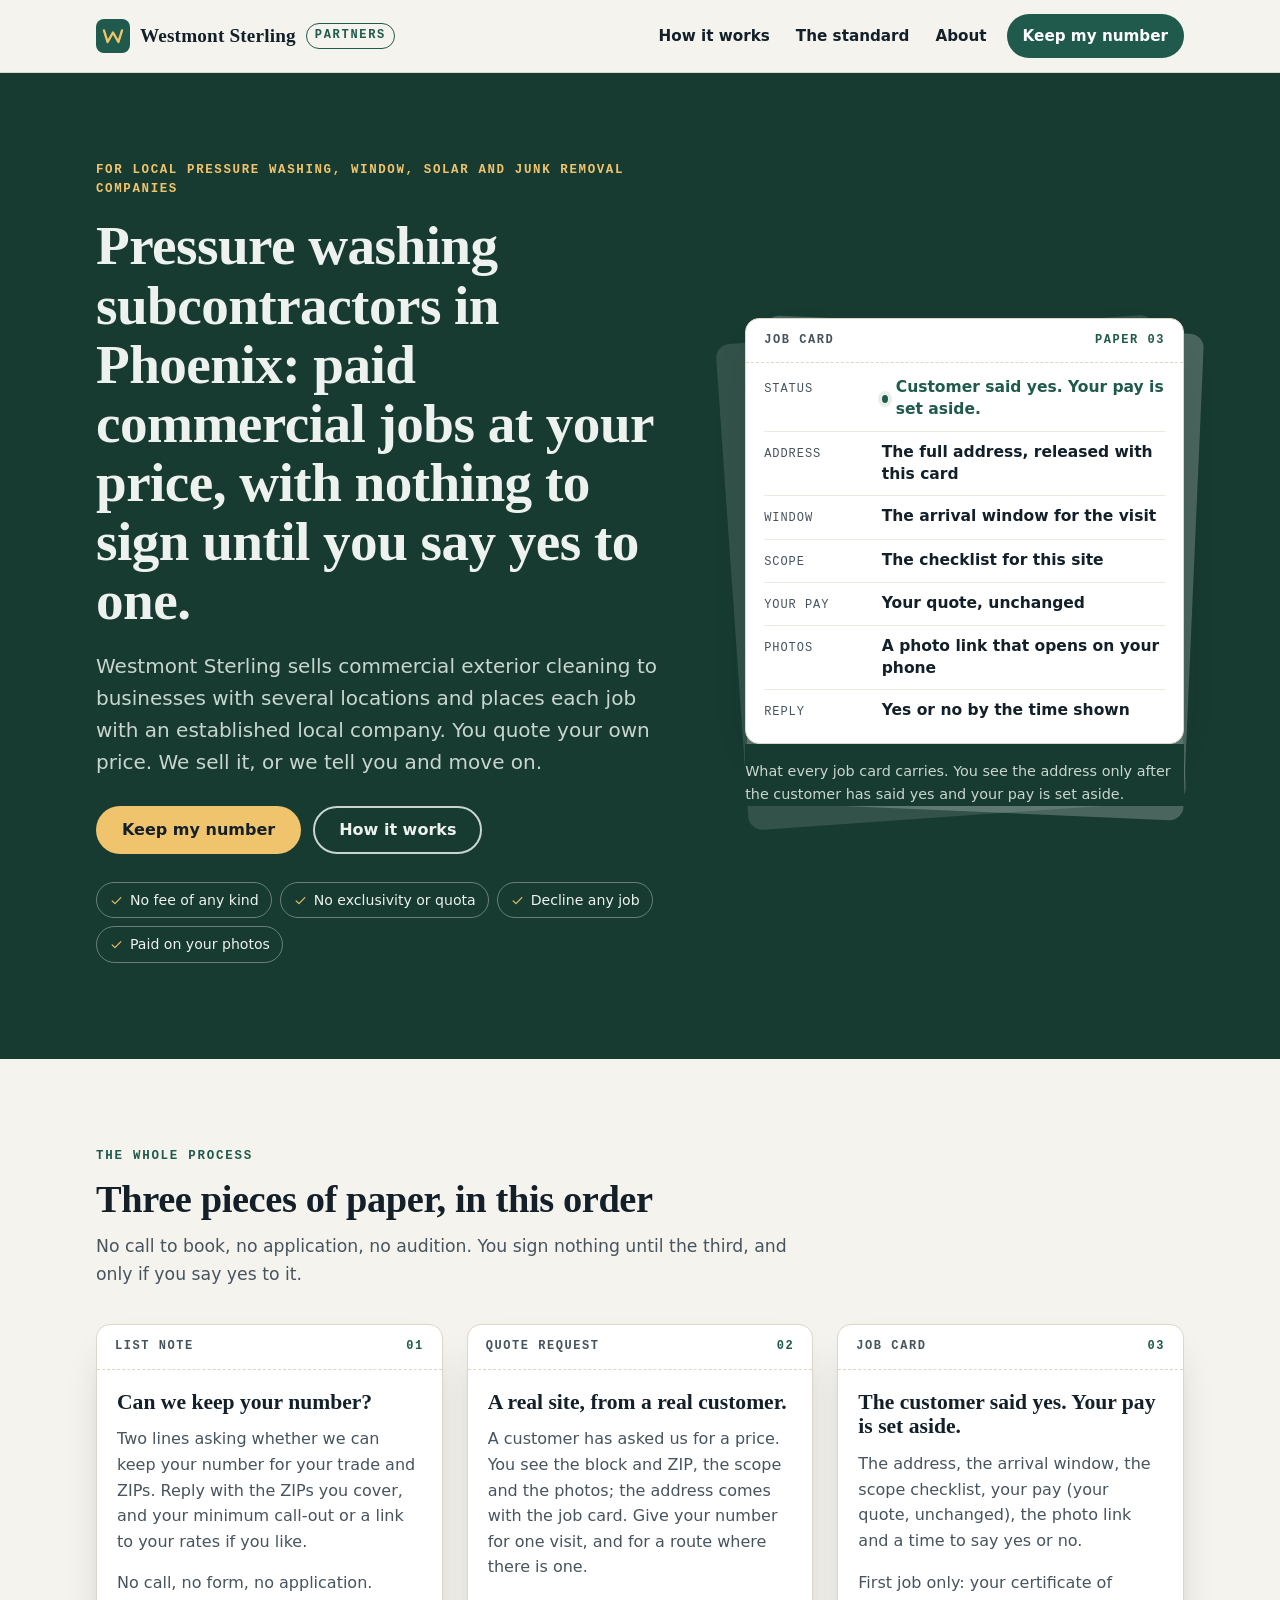
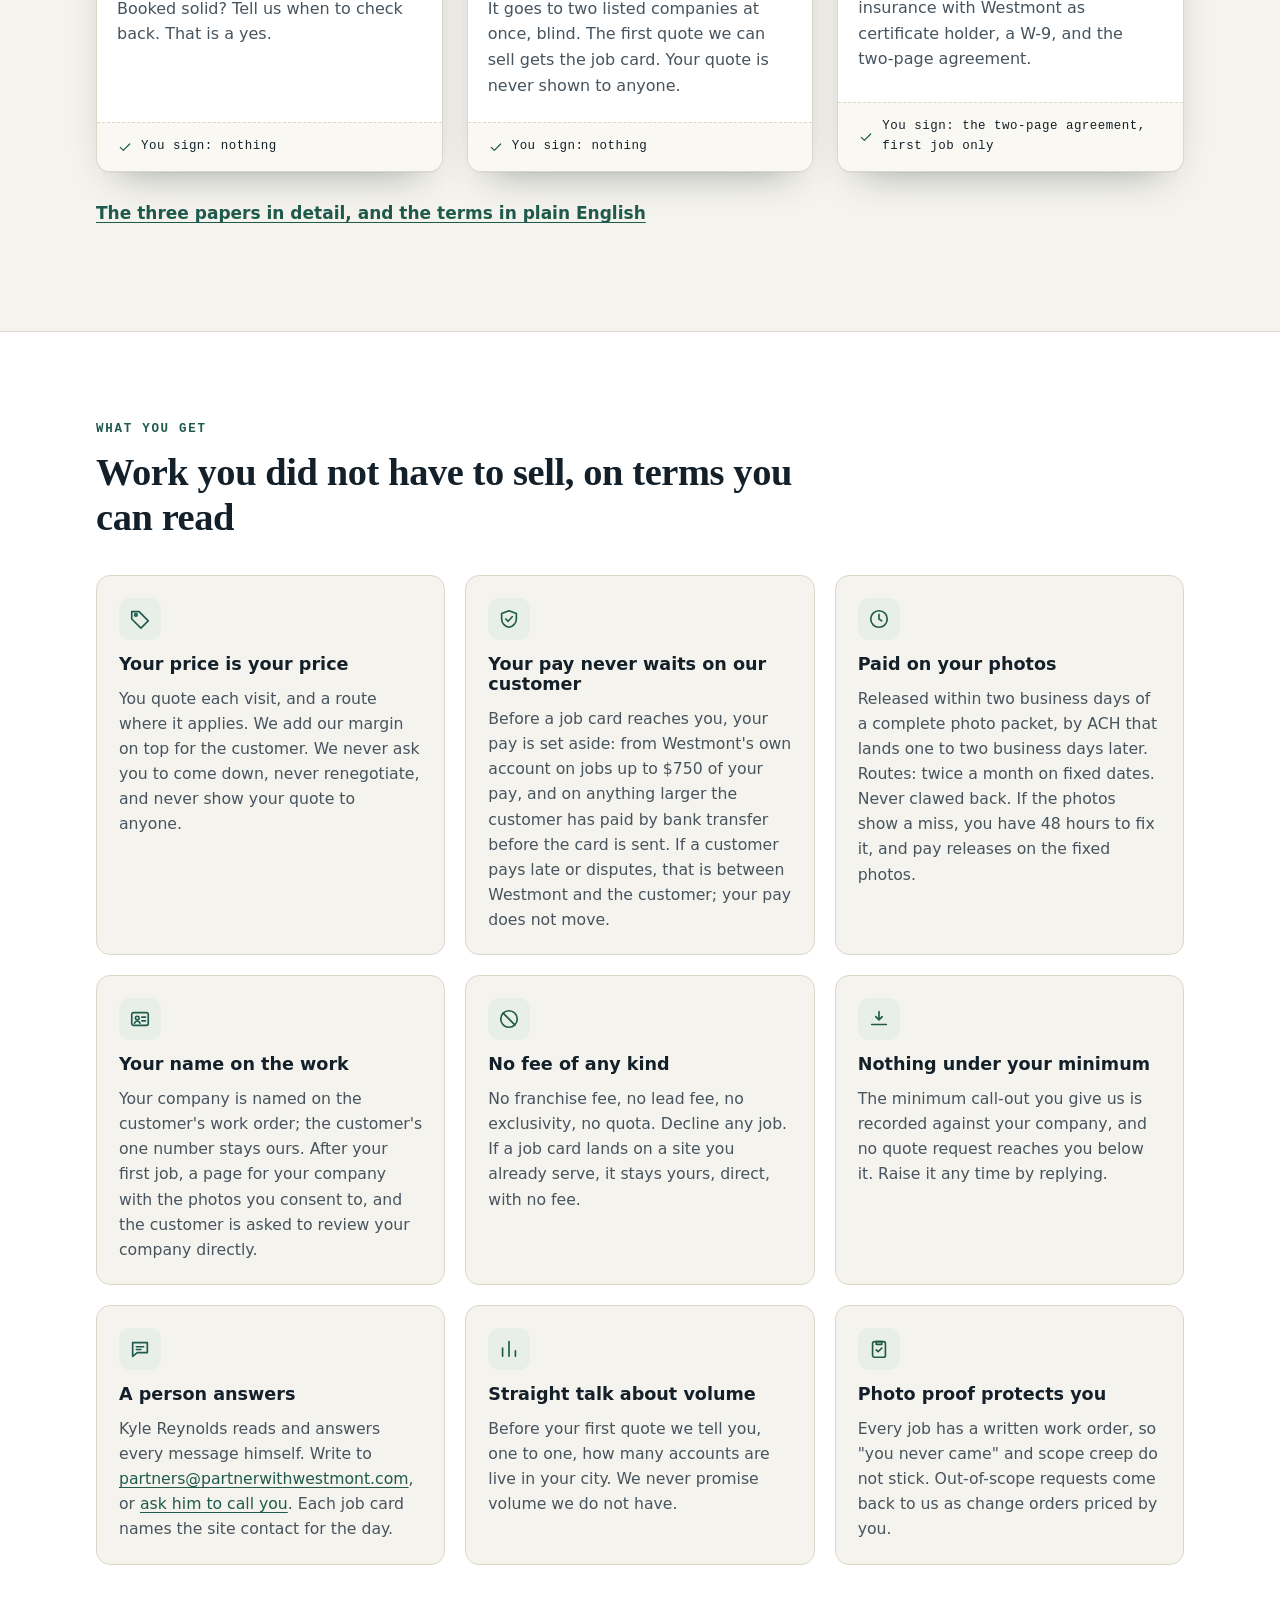
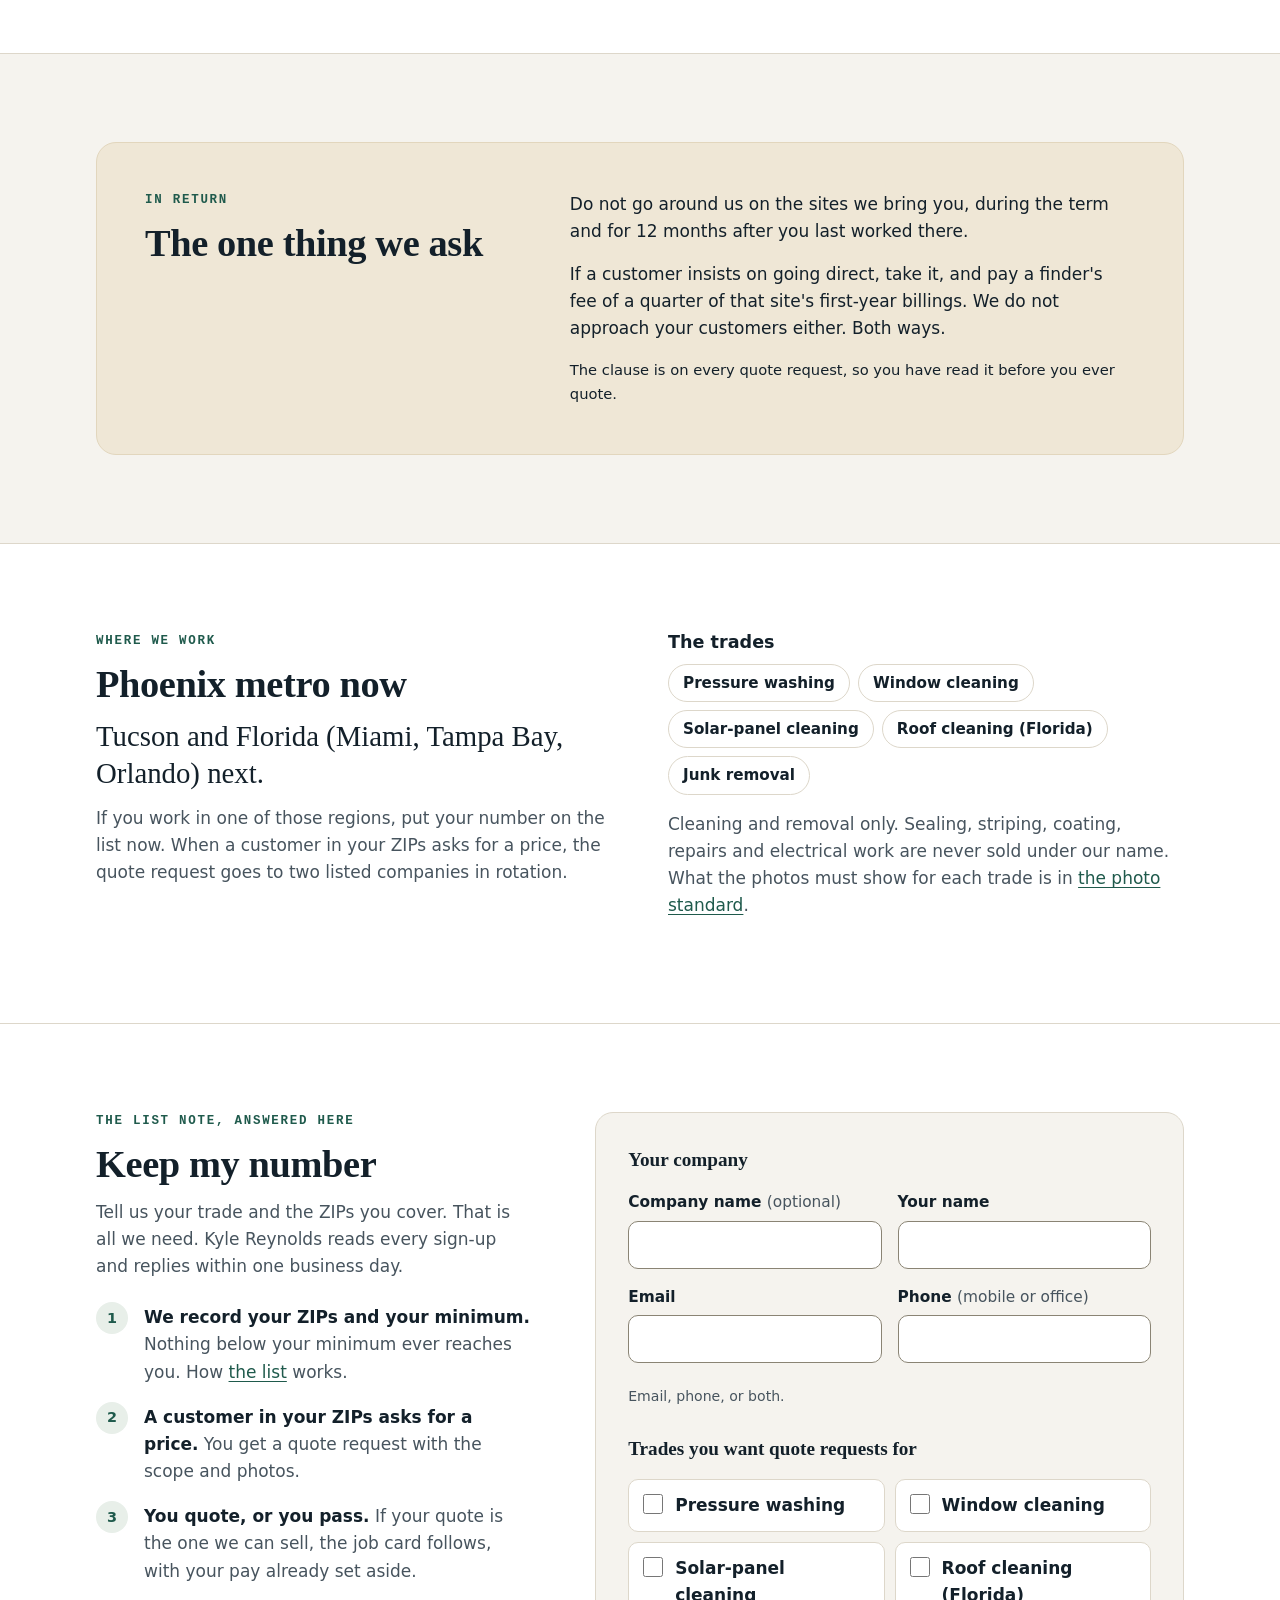
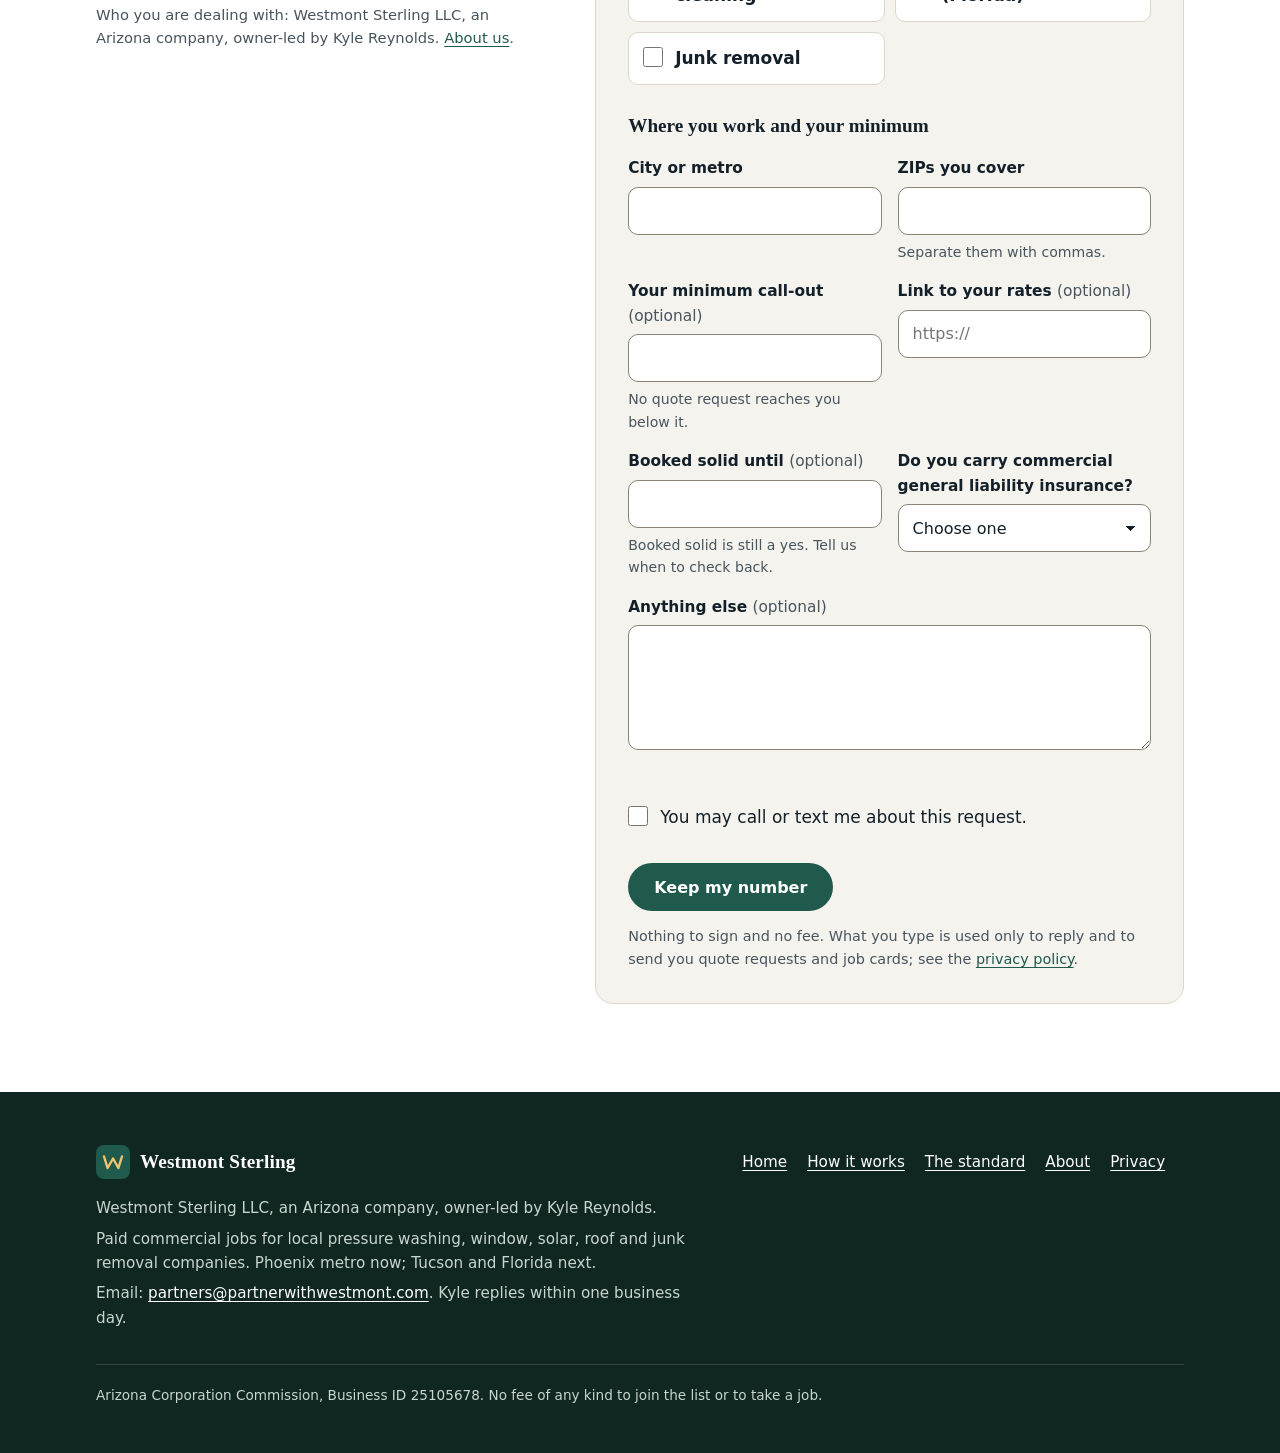
<file: index.html>
<!doctype html>
<html lang="en">
<head>
<meta charset="utf-8">
<meta name="viewport" content="width=device-width, initial-scale=1">
<title>Pressure Washing Subcontractors Phoenix | Westmont Sterling</title>
<meta name="description" content="Pressure washing subcontractors in Phoenix: paid commercial jobs at your own price, paid on your photos, no fees, nothing to sign until you say yes.">
<link rel="canonical" href="https://partnerwithwestmont.com/">
<link rel="stylesheet" href="styles.css">
<link rel="icon" href="data:image/svg+xml,%3Csvg xmlns='http://www.w3.org/2000/svg' viewBox='0 0 34 34'%3E%3Crect width='34' height='34' rx='8' fill='%231f5a4c'/%3E%3C/svg%3E">
<meta name="theme-color" content="#173a31">
<script type="application/ld+json">
{"@context":"https://schema.org","@type":"Organization","name":"Westmont Sterling","legalName":"Westmont Sterling LLC","url":"https://partnerwithwestmont.com/","email":"partners@partnerwithwestmont.com"}
</script>
</head>
<body>
<a class="skip" href="#main">Skip to content</a>
<header class="site-header">
  <div class="wrap">
    <a class="brand" href="index.html"><svg viewBox="0 0 34 34" aria-hidden="true" focusable="false"><rect width="34" height="34" rx="8" fill="#1f5a4c"/><path d="M8 11.5l3.6 11.5L17 13.5l5.4 9.5L26 11.5" fill="none" stroke="#f0c46c" stroke-width="2.4" stroke-linecap="round" stroke-linejoin="round"/></svg><span class="brand-name">Westmont Sterling</span><span class="brand-tag">Partners</span></a>
    <nav class="site-nav" aria-label="Main">
      <ul>
        <li><a href="how-it-works.html">How it works</a></li>
        <li><a href="standard.html">The standard</a></li>
        <li><a href="about.html">About</a></li>
        <li><a class="nav-cta" href="index.html#keep">Keep my number</a></li>
      </ul>
    </nav>
  </div>
</header>

<main id="main">
  <section class="hero on-dark" aria-labelledby="hero-title">
    <div class="wrap hero-grid">
      <div>
        <p class="kicker">For local pressure washing, window, solar and junk removal companies</p>
        <h1 id="hero-title">Pressure washing subcontractors in Phoenix: paid commercial jobs at your price, with nothing to sign until you say yes to one.</h1>
        <p class="lede">Westmont Sterling sells commercial exterior cleaning to businesses with several locations and places each job with an established local company. You quote your own price. We sell it, or we tell you and move on.</p>
        <div class="actions">
          <a class="btn btn-primary" href="#keep">Keep my number</a>
          <a class="btn btn-ghost" href="how-it-works.html">How it works</a>
        </div>
        <ul class="pills" aria-label="The short version">
          <li><svg viewBox="0 0 24 24" fill="none" stroke="currentColor" stroke-width="1.8" stroke-linecap="round" stroke-linejoin="round" aria-hidden="true" focusable="false"><path d="M5 12.5l4.5 4.5L19 7.5"/></svg>No fee of any kind</li>
          <li><svg viewBox="0 0 24 24" fill="none" stroke="currentColor" stroke-width="1.8" stroke-linecap="round" stroke-linejoin="round" aria-hidden="true" focusable="false"><path d="M5 12.5l4.5 4.5L19 7.5"/></svg>No exclusivity or quota</li>
          <li><svg viewBox="0 0 24 24" fill="none" stroke="currentColor" stroke-width="1.8" stroke-linecap="round" stroke-linejoin="round" aria-hidden="true" focusable="false"><path d="M5 12.5l4.5 4.5L19 7.5"/></svg>Decline any job</li>
          <li><svg viewBox="0 0 24 24" fill="none" stroke="currentColor" stroke-width="1.8" stroke-linecap="round" stroke-linejoin="round" aria-hidden="true" focusable="false"><path d="M5 12.5l4.5 4.5L19 7.5"/></svg>Paid on your photos</li>
        </ul>
      </div>
      <figure class="stack">
        <div class="doc">
          <div class="doc-head"><span>Job card</span><span class="num">Paper 03</span></div>
          <dl class="doc-rows">
            <div><dt>Status</dt><dd><span class="status">Customer said yes. Your pay is set aside.</span></dd></div>
            <div><dt>Address</dt><dd>The full address, released with this card</dd></div>
            <div><dt>Window</dt><dd>The arrival window for the visit</dd></div>
            <div><dt>Scope</dt><dd>The checklist for this site</dd></div>
            <div><dt>Your pay</dt><dd>Your quote, unchanged</dd></div>
            <div><dt>Photos</dt><dd>A photo link that opens on your phone</dd></div>
            <div><dt>Reply</dt><dd>Yes or no by the time shown</dd></div>
          </dl>
        </div>
        <figcaption>What every job card carries. You see the address only after the customer has said yes and your pay is set aside.</figcaption>
      </figure>
    </div>
  </section>

  <section class="section" id="papers" aria-labelledby="papers-title">
    <div class="wrap">
      <div class="section-head">
        <span class="eyebrow">The whole process</span>
        <h2 id="papers-title">Three pieces of paper, in this order</h2>
        <p>No call to book, no application, no audition. You sign nothing until the third, and only if you say yes to it.</p>
      </div>
      <ol class="papers">
        <li class="paper doc">
          <div class="doc-head"><span>List note</span><span class="num">01</span></div>
          <div class="doc-body">
            <h3>Can we keep your number?</h3>
            <p>Two lines asking whether we can keep your number for your trade and ZIPs. Reply with the ZIPs you cover, and your minimum call-out or a link to your rates if you like.</p>
            <p>No call, no form, no application. Booked solid? Tell us when to check back. That is a yes.</p>
          </div>
          <p class="sign"><svg viewBox="0 0 24 24" fill="none" stroke="currentColor" stroke-width="1.8" stroke-linecap="round" stroke-linejoin="round" aria-hidden="true" focusable="false"><path d="M5 12.5l4.5 4.5L19 7.5"/></svg>You sign: nothing</p>
        </li>
        <li class="paper doc">
          <div class="doc-head"><span>Quote request</span><span class="num">02</span></div>
          <div class="doc-body">
            <h3>A real site, from a real customer.</h3>
            <p>A customer has asked us for a price. You see the block and ZIP, the scope and the photos; the address comes with the job card. Give your number for one visit, and for a route where there is one.</p>
            <p>It goes to two listed companies at once, blind. The first quote we can sell gets the job card. Your quote is never shown to anyone.</p>
          </div>
          <p class="sign"><svg viewBox="0 0 24 24" fill="none" stroke="currentColor" stroke-width="1.8" stroke-linecap="round" stroke-linejoin="round" aria-hidden="true" focusable="false"><path d="M5 12.5l4.5 4.5L19 7.5"/></svg>You sign: nothing</p>
        </li>
        <li class="paper doc">
          <div class="doc-head"><span>Job card</span><span class="num">03</span></div>
          <div class="doc-body">
            <h3>The customer said yes. Your pay is set aside.</h3>
            <p>The address, the arrival window, the scope checklist, your pay (your quote, unchanged), the photo link and a time to say yes or no.</p>
            <p>First job only: your certificate of insurance with Westmont as certificate holder, a W-9, and the two-page agreement.</p>
          </div>
          <p class="sign"><svg viewBox="0 0 24 24" fill="none" stroke="currentColor" stroke-width="1.8" stroke-linecap="round" stroke-linejoin="round" aria-hidden="true" focusable="false"><path d="M5 12.5l4.5 4.5L19 7.5"/></svg>You sign: the two-page agreement, first job only</p>
        </li>
      </ol>
      <p class="more"><a href="how-it-works.html">The three papers in detail, and the terms in plain English</a></p>
    </div>
  </section>

  <section class="section section-white" id="get" aria-labelledby="get-title">
    <div class="wrap">
      <div class="section-head">
        <span class="eyebrow">What you get</span>
        <h2 id="get-title">Work you did not have to sell, on terms you can read</h2>
      </div>
      <ul class="gets">
        <li class="get"><div class="ico"><svg viewBox="0 0 24 24" fill="none" stroke="currentColor" stroke-width="1.8" stroke-linecap="round" stroke-linejoin="round" aria-hidden="true" focusable="false"><path d="M3 12V4h8l10 10-8 8z"/><circle cx="7.5" cy="7.5" r="1.4"/></svg></div><h3>Your price is your price</h3><p>You quote each visit, and a route where it applies. We add our margin on top for the customer. We never ask you to come down, never renegotiate, and never show your quote to anyone.</p></li>
        <li class="get"><div class="ico"><svg viewBox="0 0 24 24" fill="none" stroke="currentColor" stroke-width="1.8" stroke-linecap="round" stroke-linejoin="round" aria-hidden="true" focusable="false"><path d="M12 3l8 3v6c0 4.5-3.4 8.2-8 9-4.6-.8-8-4.5-8-9V6z"/><path d="M8.5 12l2.5 2.5 4.5-5"/></svg></div><h3>Your pay never waits on our customer</h3><p>Before a job card reaches you, your pay is set aside: from Westmont's own account on jobs up to $750 of your pay, and on anything larger the customer has paid by bank transfer before the card is sent. If a customer pays late or disputes, that is between Westmont and the customer; your pay does not move.</p></li>
        <li class="get"><div class="ico"><svg viewBox="0 0 24 24" fill="none" stroke="currentColor" stroke-width="1.8" stroke-linecap="round" stroke-linejoin="round" aria-hidden="true" focusable="false"><circle cx="12" cy="12" r="9"/><path d="M12 7v5l3 2"/></svg></div><h3>Paid on your photos</h3><p>Released within two business days of a complete photo packet, by ACH that lands one to two business days later. Routes: twice a month on fixed dates. Never clawed back. If the photos show a miss, you have 48 hours to fix it, and pay releases on the fixed photos.</p></li>
        <li class="get"><div class="ico"><svg viewBox="0 0 24 24" fill="none" stroke="currentColor" stroke-width="1.8" stroke-linecap="round" stroke-linejoin="round" aria-hidden="true" focusable="false"><rect x="3" y="5" width="18" height="14" rx="2"/><circle cx="9" cy="11" r="2"/><path d="M14 10h4M14 14h4M6 16.5c.6-1.4 1.7-2 3-2s2.4.6 3 2"/></svg></div><h3>Your name on the work</h3><p>Your company is named on the customer's work order; the customer's one number stays ours. After your first job, a page for your company with the photos you consent to, and the customer is asked to review your company directly.</p></li>
        <li class="get"><div class="ico"><svg viewBox="0 0 24 24" fill="none" stroke="currentColor" stroke-width="1.8" stroke-linecap="round" stroke-linejoin="round" aria-hidden="true" focusable="false"><circle cx="12" cy="12" r="9"/><path d="M5.6 5.6l12.8 12.8"/></svg></div><h3>No fee of any kind</h3><p>No franchise fee, no lead fee, no exclusivity, no quota. Decline any job. If a job card lands on a site you already serve, it stays yours, direct, with no fee.</p></li>
        <li class="get"><div class="ico"><svg viewBox="0 0 24 24" fill="none" stroke="currentColor" stroke-width="1.8" stroke-linecap="round" stroke-linejoin="round" aria-hidden="true" focusable="false"><path d="M4 18h16"/><path d="M12 4v9M8.5 9.5L12 13l3.5-3.5"/></svg></div><h3>Nothing under your minimum</h3><p>The minimum call-out you give us is recorded against your company, and no quote request reaches you below it. Raise it any time by replying.</p></li>
        <li class="get"><div class="ico"><svg viewBox="0 0 24 24" fill="none" stroke="currentColor" stroke-width="1.8" stroke-linecap="round" stroke-linejoin="round" aria-hidden="true" focusable="false"><path d="M4 5h16v11H9l-5 4z"/><path d="M8 9.5h8M8 12.5h5"/></svg></div><h3>A person answers</h3><p>Kyle Reynolds reads and answers every message himself. Write to <a href="mailto:partners@partnerwithwestmont.com">partners@partnerwithwestmont.com</a>, or <a href="about.html#ask-kyle">ask him to call you</a>. Each job card names the site contact for the day.</p></li>
        <li class="get"><div class="ico"><svg viewBox="0 0 24 24" fill="none" stroke="currentColor" stroke-width="1.8" stroke-linecap="round" stroke-linejoin="round" aria-hidden="true" focusable="false"><path d="M5 20V11M12 20V4M19 20v-6"/></svg></div><h3>Straight talk about volume</h3><p>Before your first quote we tell you, one to one, how many accounts are live in your city. We never promise volume we do not have.</p></li>
        <li class="get"><div class="ico"><svg viewBox="0 0 24 24" fill="none" stroke="currentColor" stroke-width="1.8" stroke-linecap="round" stroke-linejoin="round" aria-hidden="true" focusable="false"><rect x="5" y="4" width="14" height="17" rx="2"/><path d="M9 4h6v3H9z"/><path d="M9 13l2 2 4-4"/></svg></div><h3>Photo proof protects you</h3><p>Every job has a written work order, so "you never came" and scope creep do not stick. Out-of-scope requests come back to us as change orders priced by you.</p></li>
      </ul>
    </div>
  </section>

  <section class="section" id="ask" aria-labelledby="ask-title">
    <div class="wrap">
      <div class="ask">
        <div>
          <span class="eyebrow">In return</span>
          <h2 id="ask-title">The one thing we ask</h2>
        </div>
        <div>
          <p>Do not go around us on the sites we bring you, during the term and for 12 months after you last worked there.</p>
          <p>If a customer insists on going direct, take it, and pay a finder's fee of a quarter of that site's first-year billings. We do not approach your customers either. Both ways.</p>
          <p class="muted small">The clause is on every quote request, so you have read it before you ever quote.</p>
        </div>
      </div>
    </div>
  </section>

  <section class="section section-white" id="where" aria-labelledby="where-title">
    <div class="wrap split">
      <div>
        <span class="eyebrow">Where we work</span>
        <h2 id="where-title">Phoenix metro now</h2>
        <p class="big-line">Tucson and Florida (Miami, Tampa Bay, Orlando) next.</p>
        <p class="muted">If you work in one of those regions, put your number on the list now. When a customer in your ZIPs asks for a price, the quote request goes to two listed companies in rotation.</p>
      </div>
      <div>
        <h3>The trades</h3>
        <ul class="chips">
          <li>Pressure washing</li>
          <li>Window cleaning</li>
          <li>Solar-panel cleaning</li>
          <li>Roof cleaning (Florida)</li>
          <li>Junk removal</li>
        </ul>
        <p class="muted">Cleaning and removal only. Sealing, striping, coating, repairs and electrical work are never sold under our name. What the photos must show for each trade is in <a href="standard.html">the photo standard</a>.</p>
      </div>
    </div>
  </section>

  <section class="section form-section" id="keep" aria-labelledby="keep-title">
    <div class="wrap form-grid">
      <div>
        <span class="eyebrow">The list note, answered here</span>
        <h2 id="keep-title">Keep my number</h2>
        <p class="muted">Tell us your trade and the ZIPs you cover. That is all we need. Kyle Reynolds reads every sign-up and replies within one business day.</p>
        <ol class="steps">
          <li><strong>We record your ZIPs and your minimum.</strong> Nothing below your minimum ever reaches you. How <a href="how-it-works.html#list">the list</a> works.</li>
          <li><strong>A customer in your ZIPs asks for a price.</strong> You get a quote request with the scope and photos.</li>
          <li><strong>You quote, or you pass.</strong> If your quote is the one we can sell, the job card follows, with your pay already set aside.</li>
        </ol>
        <p class="small muted">Who you are dealing with: Westmont Sterling LLC, an Arizona company, owner-led by Kyle Reynolds. <a href="about.html">About us</a>.</p>
      </div>
      <form class="form-card" name="keep-my-number" method="POST" action="https://westmont-partner-list.netlify.app/thanks.html" data-enhance>
        <input type="hidden" name="form-name" value="keep-my-number">
        <input type="hidden" name="source_page" value="index.html (no-js)">
        <p class="hp" aria-hidden="true"><label for="keep-my-number-bot">Leave this field empty</label><input type="text" id="keep-my-number-bot" name="bot-field" tabindex="-1" autocomplete="off"></p>
        <fieldset>
          <legend>Your company</legend>
          <div class="row2">
            <div class="field">
              <label for="k-company">Company name <span class="opt">(optional)</span></label>
              <input type="text" id="k-company" name="company" autocomplete="organization">
            </div>
            <div class="field">
              <label for="k-owner">Your name</label>
              <input type="text" id="k-owner" name="owner_name" autocomplete="name" required data-required="Add your name so Kyle knows who to write to.">
            </div>
          </div>
          <div class="row2">
            <div class="field">
              <label for="k-email">Email</label>
              <input type="email" id="k-email" name="email" autocomplete="email" required data-describedby="k-contact-hint" aria-describedby="k-contact-hint">
            </div>
            <div class="field">
              <label for="k-phone">Phone <span class="opt">(mobile or office)</span></label>
              <input type="tel" id="k-phone" name="phone" autocomplete="tel" data-describedby="k-contact-hint" aria-describedby="k-contact-hint">
            </div>
          </div>
          <p class="hint" id="k-contact-hint" data-js-text="Email, phone, or both.">Email is needed; a phone number helps.</p>
        </fieldset>

        <fieldset>
          <legend>Trades you want quote requests for</legend>
          <div class="checks">
            <label class="check" for="k-t-pw"><input type="checkbox" id="k-t-pw" name="trade_pressure_washing" value="yes"> Pressure washing</label>
            <label class="check" for="k-t-win"><input type="checkbox" id="k-t-win" name="trade_windows" value="yes"> Window cleaning</label>
            <label class="check" for="k-t-sol"><input type="checkbox" id="k-t-sol" name="trade_solar" value="yes"> Solar-panel cleaning</label>
            <label class="check" for="k-t-roof"><input type="checkbox" id="k-t-roof" name="trade_roof" value="yes"> Roof cleaning (Florida)</label>
            <label class="check" for="k-t-junk"><input type="checkbox" id="k-t-junk" name="trade_junk" value="yes"> Junk removal</label>
          </div>
        </fieldset>

        <fieldset>
          <legend>Where you work and your minimum</legend>
          <div class="row2">
            <div class="field">
              <label for="k-city">City or metro</label>
              <input type="text" id="k-city" name="city" autocomplete="address-level2">
            </div>
            <div class="field">
              <label for="k-zips">ZIPs you cover</label>
              <input type="text" id="k-zips" name="zips" aria-describedby="k-zips-hint">
              <p class="hint" id="k-zips-hint">Separate them with commas.</p>
            </div>
          </div>
          <div class="row2">
            <div class="field">
              <label for="k-min">Your minimum call-out <span class="opt">(optional)</span></label>
              <input type="text" id="k-min" name="minimum_callout" aria-describedby="k-min-hint">
              <p class="hint" id="k-min-hint">No quote request reaches you below it.</p>
            </div>
            <div class="field">
              <label for="k-rates">Link to your rates <span class="opt">(optional)</span></label>
              <input type="text" id="k-rates" name="rates_link" inputmode="url" autocomplete="url" placeholder="https://">
            </div>
          </div>
          <div class="row2">
            <div class="field">
              <label for="k-booked">Booked solid until <span class="opt">(optional)</span></label>
              <input type="text" id="k-booked" name="booked_until" aria-describedby="k-booked-hint">
              <p class="hint" id="k-booked-hint">Booked solid is still a yes. Tell us when to check back.</p>
            </div>
            <div class="field">
              <label for="k-insured">Do you carry commercial general liability insurance?</label>
              <select id="k-insured" name="insured">
                <option value="">Choose one</option>
                <option value="yes">Yes</option>
                <option value="no">No</option>
                <option value="not sure">Not sure</option>
              </select>
            </div>
          </div>
          <div class="field">
            <label for="k-notes">Anything else <span class="opt">(optional)</span></label>
            <textarea id="k-notes" name="notes" rows="4"></textarea>
          </div>
        </fieldset>

        <label class="check consent" for="k-consent"><input type="checkbox" id="k-consent" name="consent_contact" value="yes"> You may call or text me about this request.</label>
        <div class="actions">
          <button class="btn btn-primary" type="submit">Keep my number</button>
        </div>
        <p class="form-foot">Nothing to sign and no fee. What you type is used only to reply and to send you quote requests and job cards; see the <a href="privacy.html">privacy policy</a>.</p>
      </form>
    </div>
  </section>
</main>

<footer class="site-footer on-dark">
  <div class="wrap">
    <div class="foot-grid">
      <div>
        <a class="brand" href="index.html"><svg viewBox="0 0 34 34" aria-hidden="true" focusable="false"><rect width="34" height="34" rx="8" fill="#1f5a4c"/><path d="M8 11.5l3.6 11.5L17 13.5l5.4 9.5L26 11.5" fill="none" stroke="#f0c46c" stroke-width="2.4" stroke-linecap="round" stroke-linejoin="round"/></svg><span class="brand-name">Westmont Sterling</span></a>
        <p>Westmont Sterling LLC, an Arizona company, owner-led by Kyle Reynolds.</p>
        <p>Paid commercial jobs for local pressure washing, window, solar, roof and junk removal companies. Phoenix metro now; Tucson and Florida next.</p>
        <p>Email: <a href="mailto:partners@partnerwithwestmont.com">partners@partnerwithwestmont.com</a>. Kyle replies within one business day.</p>
      </div>
      <nav aria-label="Footer">
        <ul>
          <li><a href="index.html">Home</a></li>
          <li><a href="how-it-works.html">How it works</a></li>
          <li><a href="standard.html">The standard</a></li>
          <li><a href="about.html">About</a></li>
          <li><a href="privacy.html">Privacy</a></li>
        </ul>
      </nav>
    </div>
    <p class="foot-fine">Arizona Corporation Commission, Business ID 25105678. No fee of any kind to join the list or to take a job.</p>
  </div>
</footer>
<script src="site.js" defer></script>
</body>
</html>
</file>
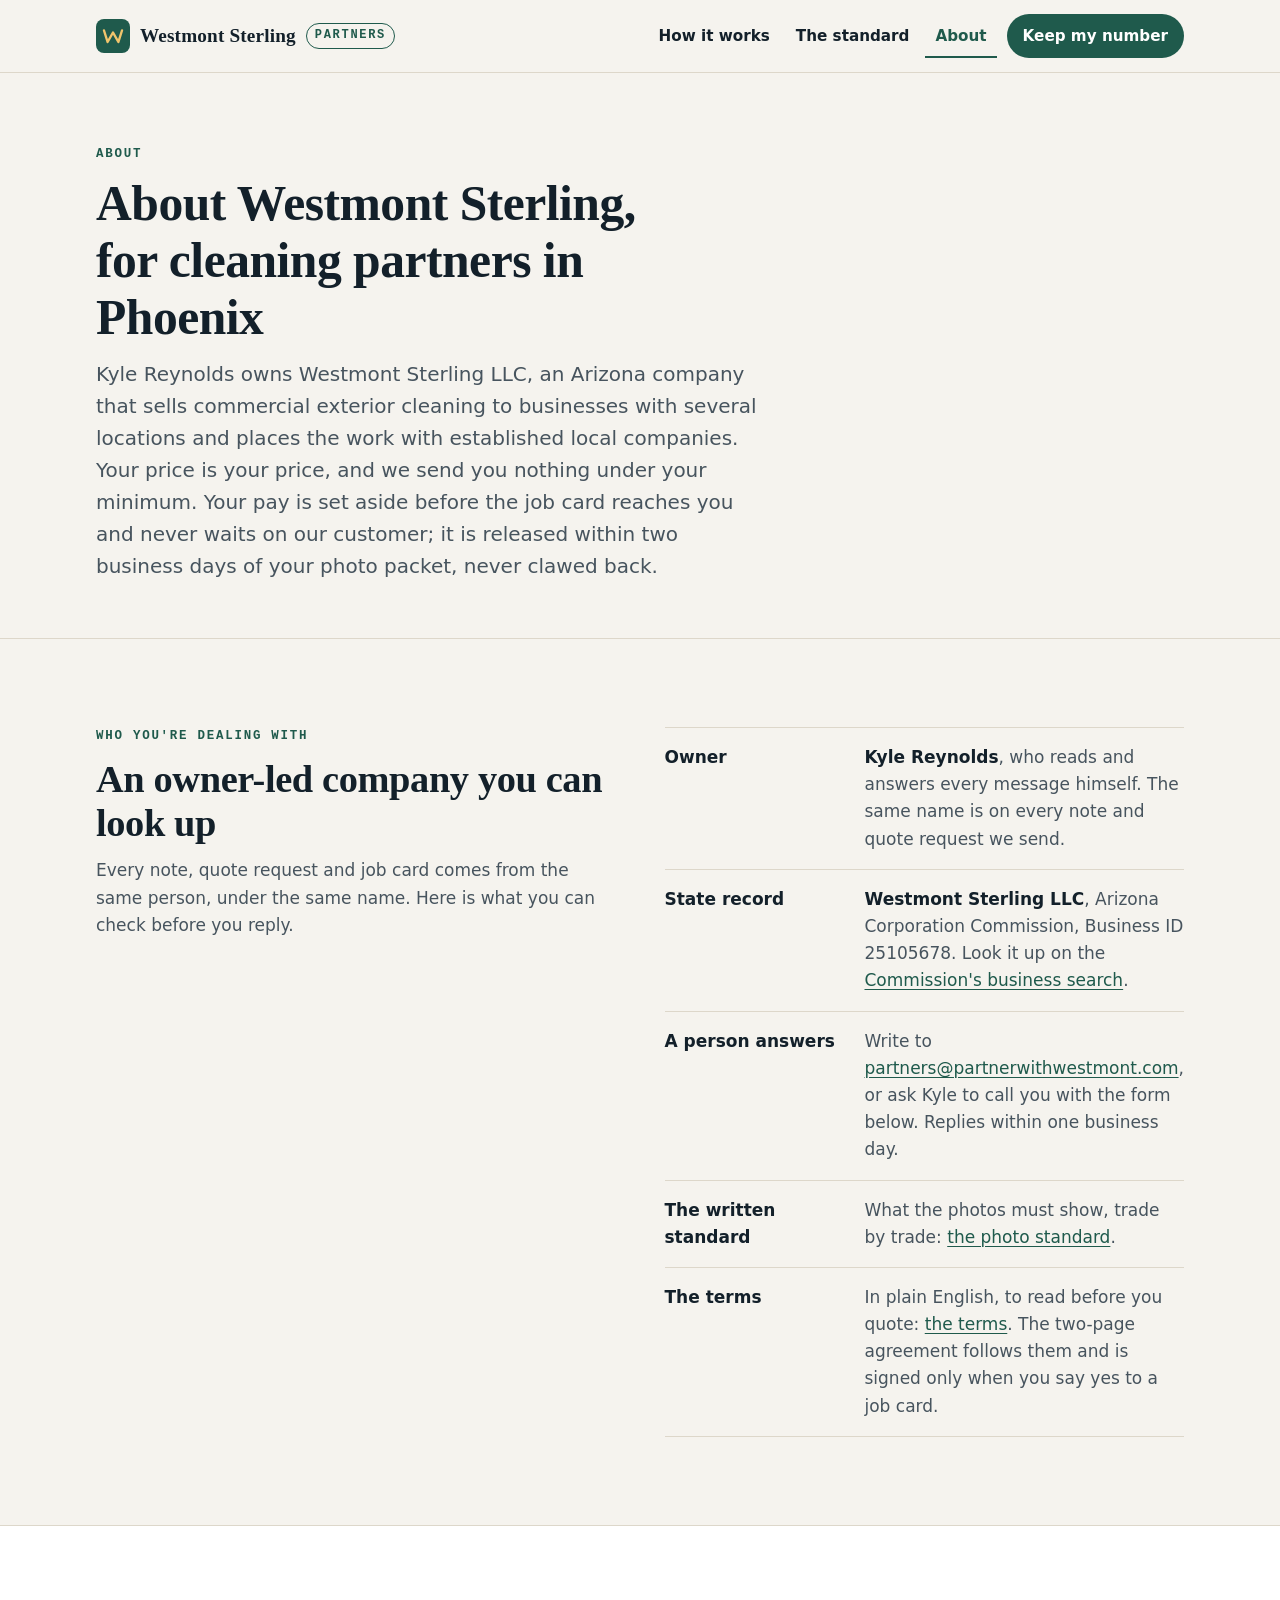
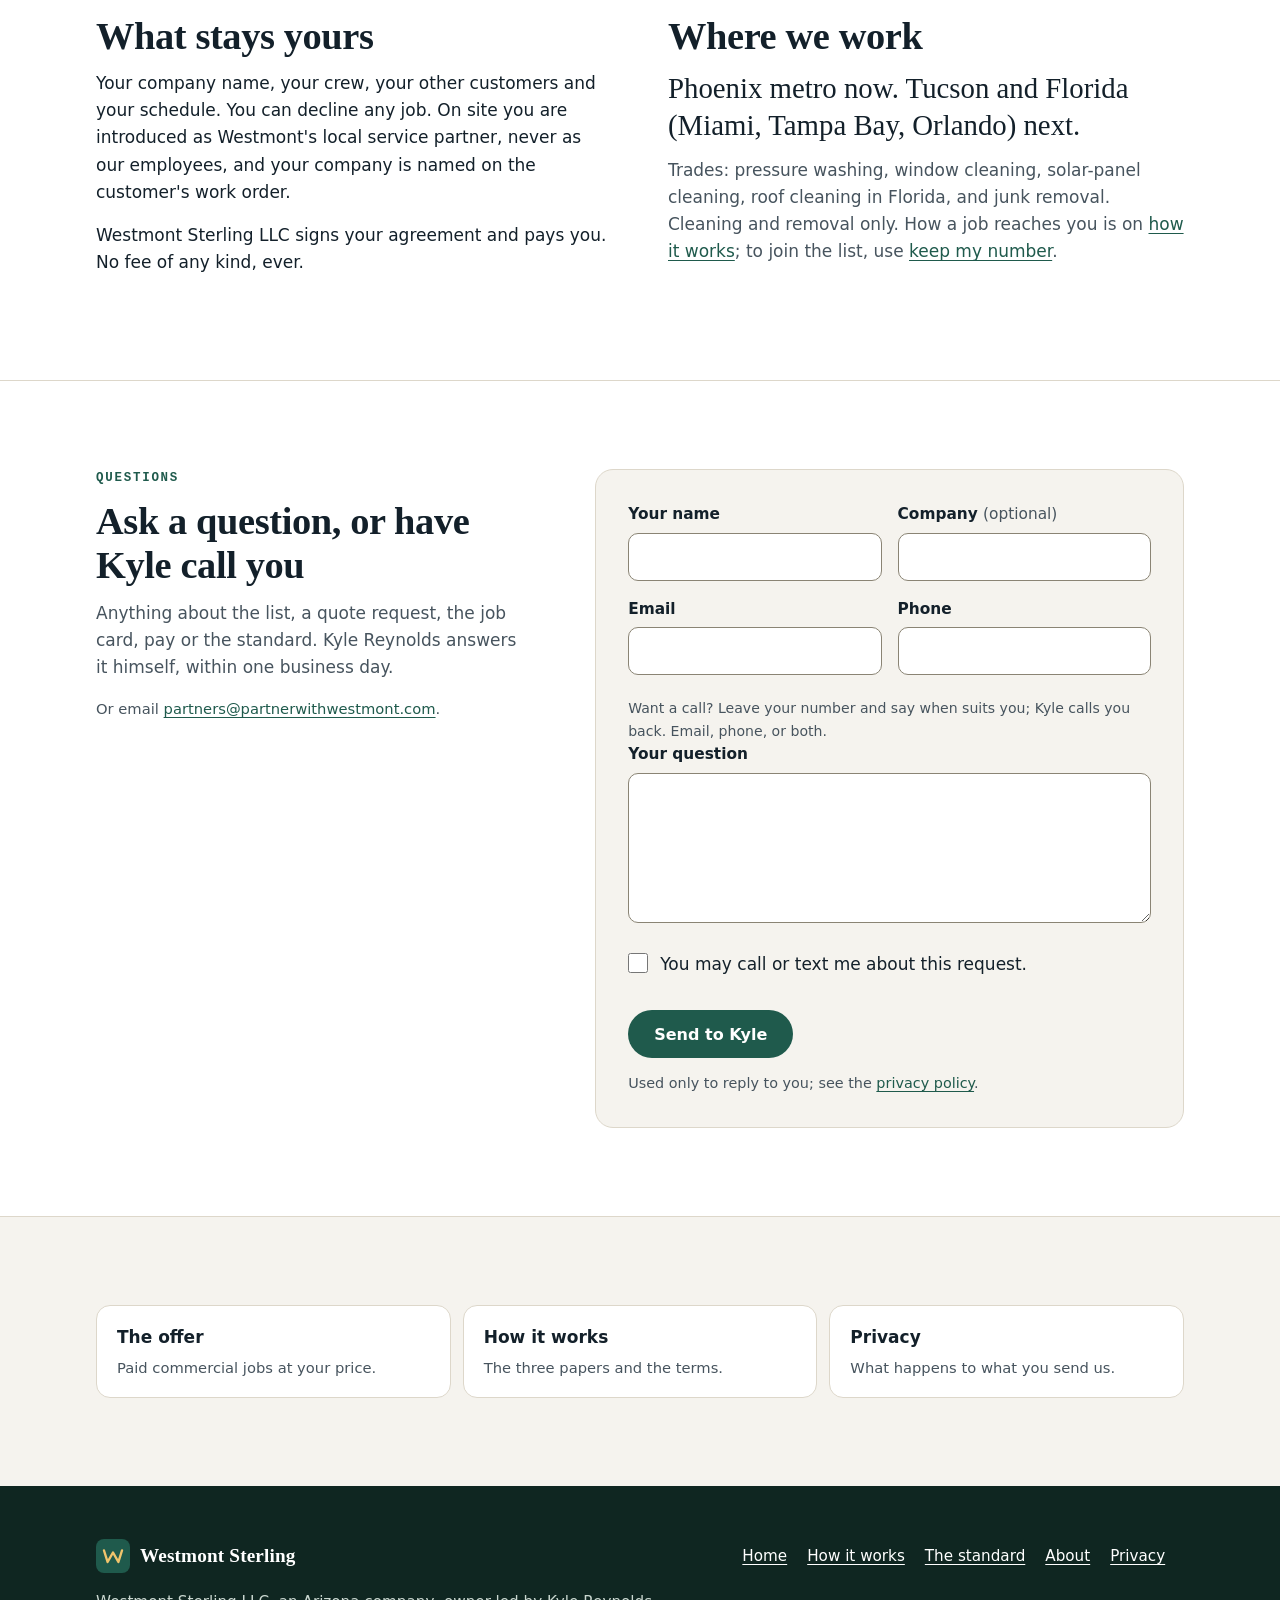
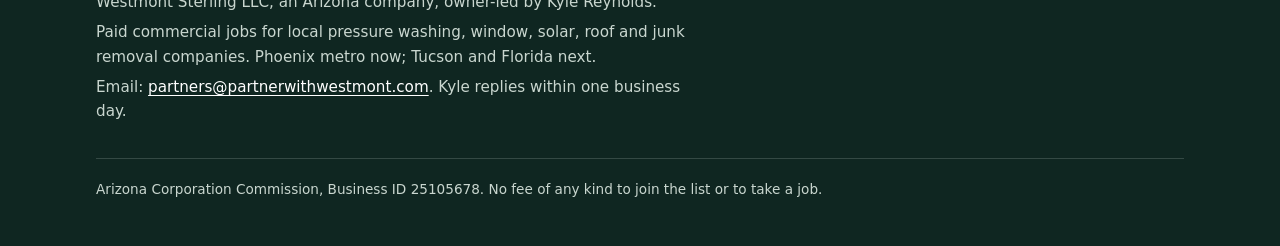
<file: about.html>
<!doctype html>
<html lang="en">
<head>
<meta charset="utf-8">
<meta name="viewport" content="width=device-width, initial-scale=1">
<title>About Westmont Sterling: Phoenix Cleaning Partners</title>
<meta name="description" content="About Westmont Sterling, owner-led by Kyle Reynolds: an Arizona company placing paid commercial jobs with local cleaning partners in Phoenix.">
<link rel="canonical" href="https://partnerwithwestmont.com/about.html">
<link rel="stylesheet" href="styles.css">
<link rel="icon" href="data:image/svg+xml,%3Csvg xmlns='http://www.w3.org/2000/svg' viewBox='0 0 34 34'%3E%3Crect width='34' height='34' rx='8' fill='%231f5a4c'/%3E%3C/svg%3E">
<meta name="theme-color" content="#173a31">
<script type="application/ld+json">
{"@context":"https://schema.org","@type":"Organization","name":"Westmont Sterling","legalName":"Westmont Sterling LLC","url":"https://partnerwithwestmont.com/","email":"partners@partnerwithwestmont.com"}
</script>
</head>
<body>
<a class="skip" href="#main">Skip to content</a>
<header class="site-header">
  <div class="wrap">
    <a class="brand" href="index.html"><svg viewBox="0 0 34 34" aria-hidden="true" focusable="false"><rect width="34" height="34" rx="8" fill="#1f5a4c"/><path d="M8 11.5l3.6 11.5L17 13.5l5.4 9.5L26 11.5" fill="none" stroke="#f0c46c" stroke-width="2.4" stroke-linecap="round" stroke-linejoin="round"/></svg><span class="brand-name">Westmont Sterling</span><span class="brand-tag">Partners</span></a>
    <nav class="site-nav" aria-label="Main">
      <ul>
        <li><a href="how-it-works.html">How it works</a></li>
        <li><a href="standard.html">The standard</a></li>
        <li><a href="about.html" aria-current="page">About</a></li>
        <li><a class="nav-cta" href="index.html#keep">Keep my number</a></li>
      </ul>
    </nav>
  </div>
</header>

<main id="main">
  <div class="page-hero">
    <div class="wrap">
      <span class="eyebrow">About</span>
      <h1>About Westmont Sterling, for cleaning partners in Phoenix</h1>
      <p class="lede">Kyle Reynolds owns Westmont Sterling LLC, an Arizona company that sells commercial exterior cleaning to businesses with several locations and places the work with established local companies. Your price is your price, and we send you nothing under your minimum. Your pay is set aside before the job card reaches you and never waits on our customer; it is released within two business days of your photo packet, never clawed back.</p>
    </div>
  </div>

  <div class="section">
    <div class="wrap">
      <div class="split">
        <div>
          <span class="eyebrow">Who you're dealing with</span>
          <h2>An owner-led company you can look up</h2>
          <p class="muted">Every note, quote request and job card comes from the same person, under the same name. Here is what you can check before you reply.</p>
        </div>
        <dl class="trust">
          <div><dt>Owner</dt><dd><strong>Kyle Reynolds</strong>, who reads and answers every message himself. The same name is on every note and quote request we send.</dd></div>
          <div><dt>State record</dt><dd><strong>Westmont Sterling LLC</strong>, Arizona Corporation Commission, Business ID 25105678. Look it up on the <a href="https://arizonabusinesscenter.azcc.gov/businesssearch" rel="noopener">Commission's business search</a>.</dd></div>
          <div><dt>A person answers</dt><dd>Write to <a href="mailto:partners@partnerwithwestmont.com">partners@partnerwithwestmont.com</a>, or ask Kyle to call you with the form below. Replies within one business day.</dd></div>
          <div><dt>The written standard</dt><dd>What the photos must show, trade by trade: <a href="standard.html">the photo standard</a>.</dd></div>
          <div><dt>The terms</dt><dd>In plain English, to read before you quote: <a href="how-it-works.html#terms">the terms</a>. The two-page agreement follows them and is signed only when you say yes to a job card.</dd></div>
        </dl>
      </div>
    </div>
  </div>

  <div class="section section-white">
    <div class="wrap split">
      <div>
        <h2>What stays yours</h2>
        <p>Your company name, your crew, your other customers and your schedule. You can decline any job. On site you are introduced as Westmont's local service partner, never as our employees, and your company is named on the customer's work order.</p>
        <p>Westmont Sterling LLC signs your agreement and pays you. No fee of any kind, ever.</p>
      </div>
      <div>
        <h2>Where we work</h2>
        <p class="big-line">Phoenix metro now. Tucson and Florida (Miami, Tampa Bay, Orlando) next.</p>
        <p class="muted">Trades: pressure washing, window cleaning, solar-panel cleaning, roof cleaning in Florida, and junk removal. Cleaning and removal only. How a job reaches you is on <a href="how-it-works.html">how it works</a>; to join the list, use <a href="index.html#keep">keep my number</a>.</p>
      </div>
    </div>
  </div>

  <section class="section form-section" id="ask-kyle" aria-labelledby="ask-kyle-title">
    <div class="wrap form-grid">
      <div>
        <span class="eyebrow">Questions</span>
        <h2 id="ask-kyle-title">Ask a question, or have Kyle call you</h2>
        <p class="muted">Anything about the list, a quote request, the job card, pay or the standard. Kyle Reynolds answers it himself, within one business day.</p>
        <p class="muted small">Or email <a href="mailto:partners@partnerwithwestmont.com">partners@partnerwithwestmont.com</a>.</p>
      </div>
      <form class="form-card" name="partner-question" method="POST" action="https://westmont-partner-list.netlify.app/thanks.html" data-enhance>
        <input type="hidden" name="form-name" value="partner-question">
        <input type="hidden" name="source_page" value="about.html (no-js)">
        <p class="hp" aria-hidden="true"><label for="partner-question-bot">Leave this field empty</label><input type="text" id="partner-question-bot" name="bot-field" tabindex="-1" autocomplete="off"></p>
        <div class="row2">
          <div class="field">
            <label for="q-name">Your name</label>
            <input type="text" id="q-name" name="name" autocomplete="name" required data-required="Add your name so Kyle knows who to reply to.">
          </div>
          <div class="field">
            <label for="q-company">Company <span class="opt">(optional)</span></label>
            <input type="text" id="q-company" name="company" autocomplete="organization">
          </div>
        </div>
        <div class="row2">
          <div class="field">
            <label for="q-email">Email</label>
            <input type="email" id="q-email" name="email" autocomplete="email" required data-describedby="q-contact-hint" aria-describedby="q-contact-hint">
          </div>
          <div class="field">
            <label for="q-phone">Phone</label>
            <input type="tel" id="q-phone" name="phone" autocomplete="tel" data-describedby="q-contact-hint" aria-describedby="q-contact-hint">
          </div>
        </div>
        <p class="hint" id="q-contact-hint" data-js-text="Want a call? Leave your number and say when suits you; Kyle calls you back. Email, phone, or both.">Want a call? Leave your number and say when suits you; Kyle calls you back. Email is needed; a phone number helps.</p>
        <div class="field">
          <label for="q-question">Your question</label>
          <textarea id="q-question" name="question" rows="5" required data-required="Write your question, or say when Kyle should call."></textarea>
        </div>
        <label class="check consent" for="q-consent"><input type="checkbox" id="q-consent" name="consent_contact" value="yes"> You may call or text me about this request.</label>
        <div class="actions">
          <button class="btn btn-primary" type="submit">Send to Kyle</button>
        </div>
        <p class="form-foot">Used only to reply to you; see the <a href="privacy.html">privacy policy</a>.</p>
      </form>
    </div>
  </section>

  <div class="section">
    <div class="wrap">
      <div class="next next-flush">
        <a href="index.html">The offer<span>Paid commercial jobs at your price.</span></a>
        <a href="how-it-works.html">How it works<span>The three papers and the terms.</span></a>
        <a href="privacy.html">Privacy<span>What happens to what you send us.</span></a>
      </div>
    </div>
  </div>
</main>

<footer class="site-footer on-dark">
  <div class="wrap">
    <div class="foot-grid">
      <div>
        <a class="brand" href="index.html"><svg viewBox="0 0 34 34" aria-hidden="true" focusable="false"><rect width="34" height="34" rx="8" fill="#1f5a4c"/><path d="M8 11.5l3.6 11.5L17 13.5l5.4 9.5L26 11.5" fill="none" stroke="#f0c46c" stroke-width="2.4" stroke-linecap="round" stroke-linejoin="round"/></svg><span class="brand-name">Westmont Sterling</span></a>
        <p>Westmont Sterling LLC, an Arizona company, owner-led by Kyle Reynolds.</p>
        <p>Paid commercial jobs for local pressure washing, window, solar, roof and junk removal companies. Phoenix metro now; Tucson and Florida next.</p>
        <p>Email: <a href="mailto:partners@partnerwithwestmont.com">partners@partnerwithwestmont.com</a>. Kyle replies within one business day.</p>
      </div>
      <nav aria-label="Footer">
        <ul>
          <li><a href="index.html">Home</a></li>
          <li><a href="how-it-works.html">How it works</a></li>
          <li><a href="standard.html">The standard</a></li>
          <li><a href="about.html">About</a></li>
          <li><a href="privacy.html">Privacy</a></li>
        </ul>
      </nav>
    </div>
    <p class="foot-fine">Arizona Corporation Commission, Business ID 25105678. No fee of any kind to join the list or to take a job.</p>
  </div>
</footer>
<script src="site.js" defer></script>
</body>
</html>
</file>
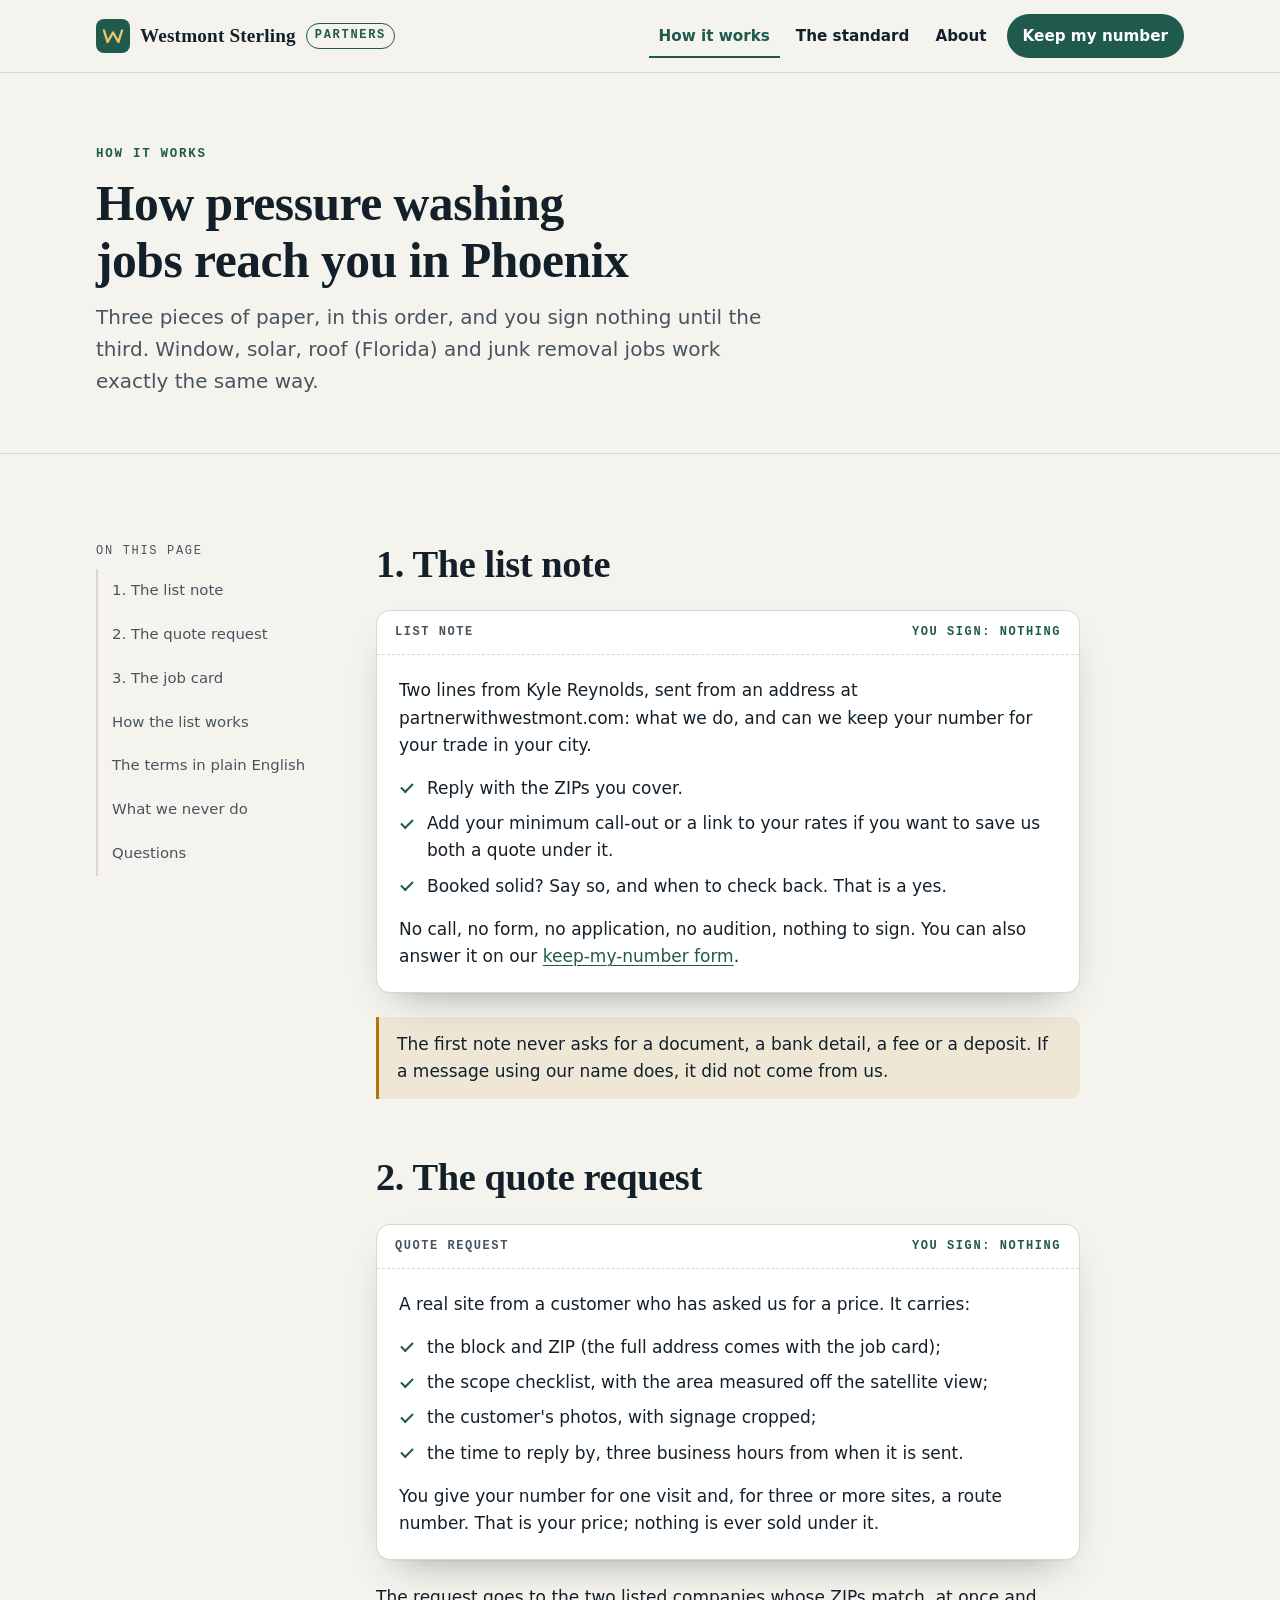
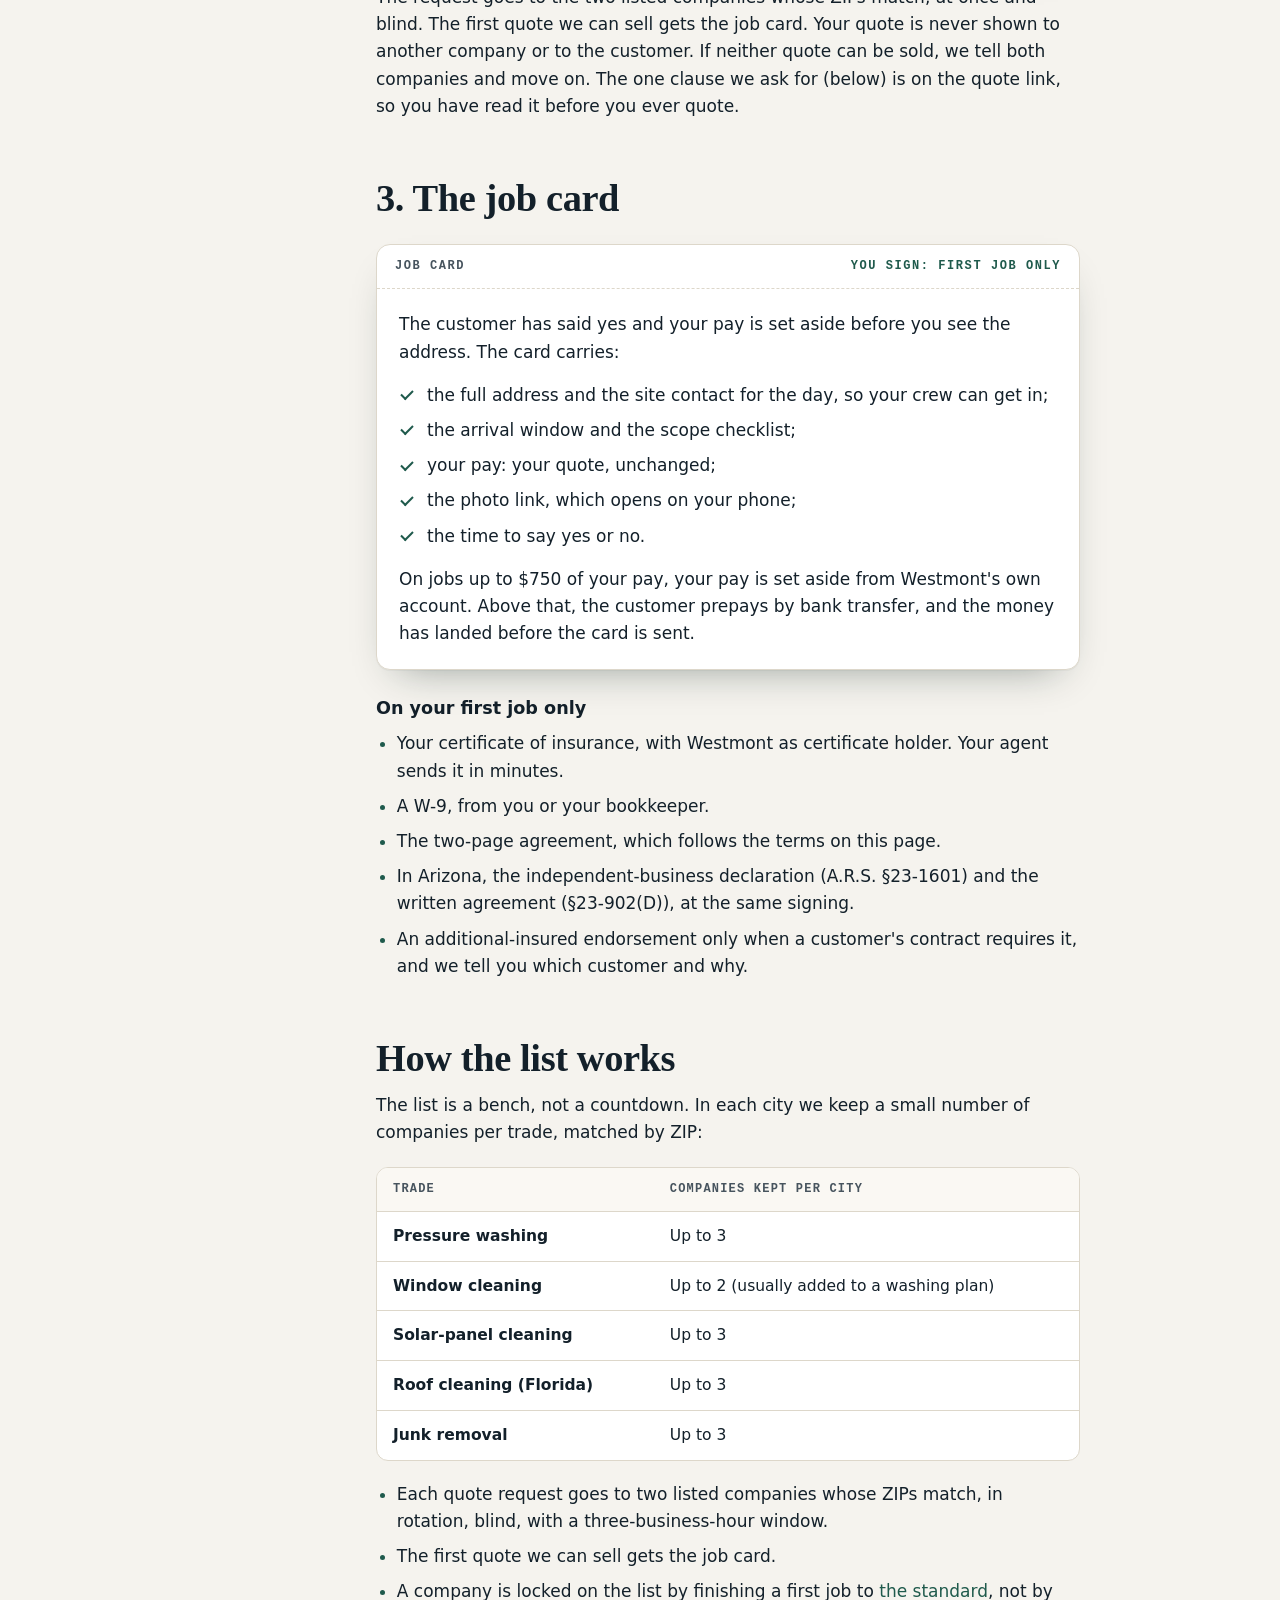
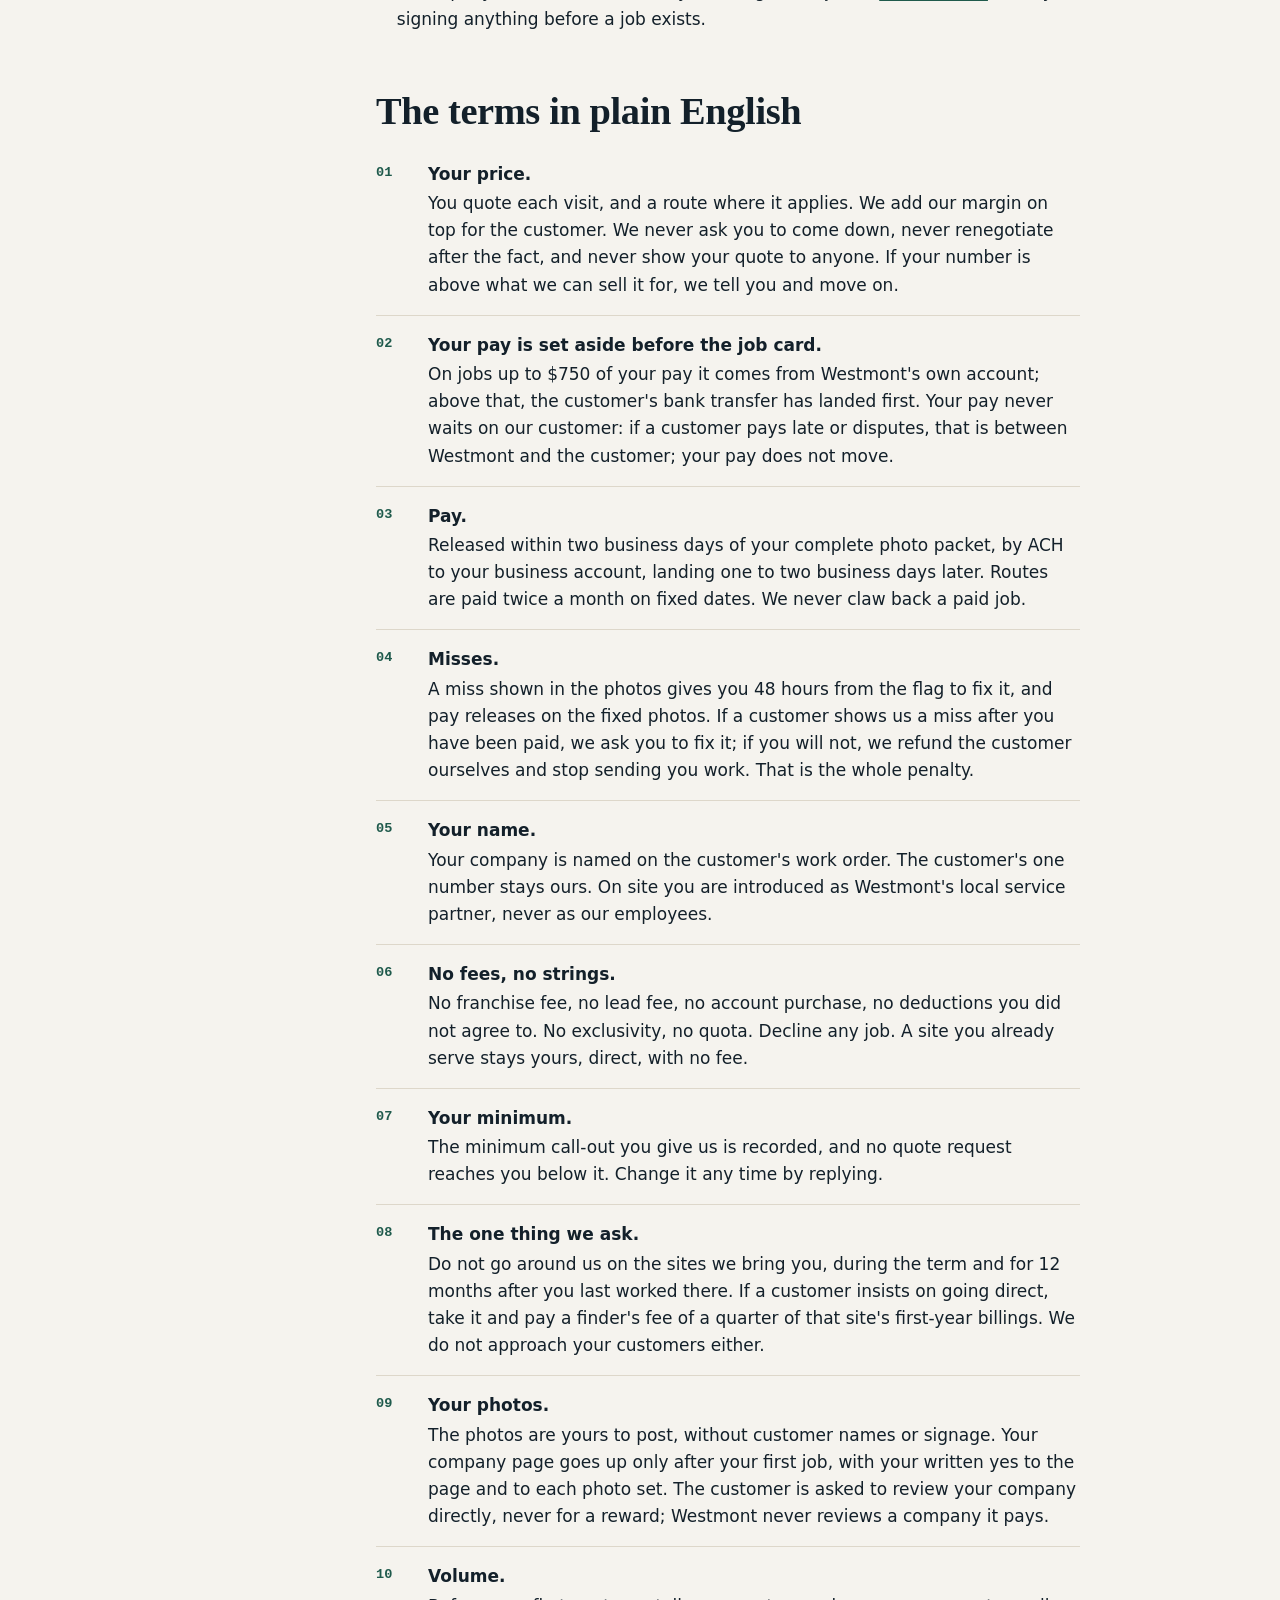
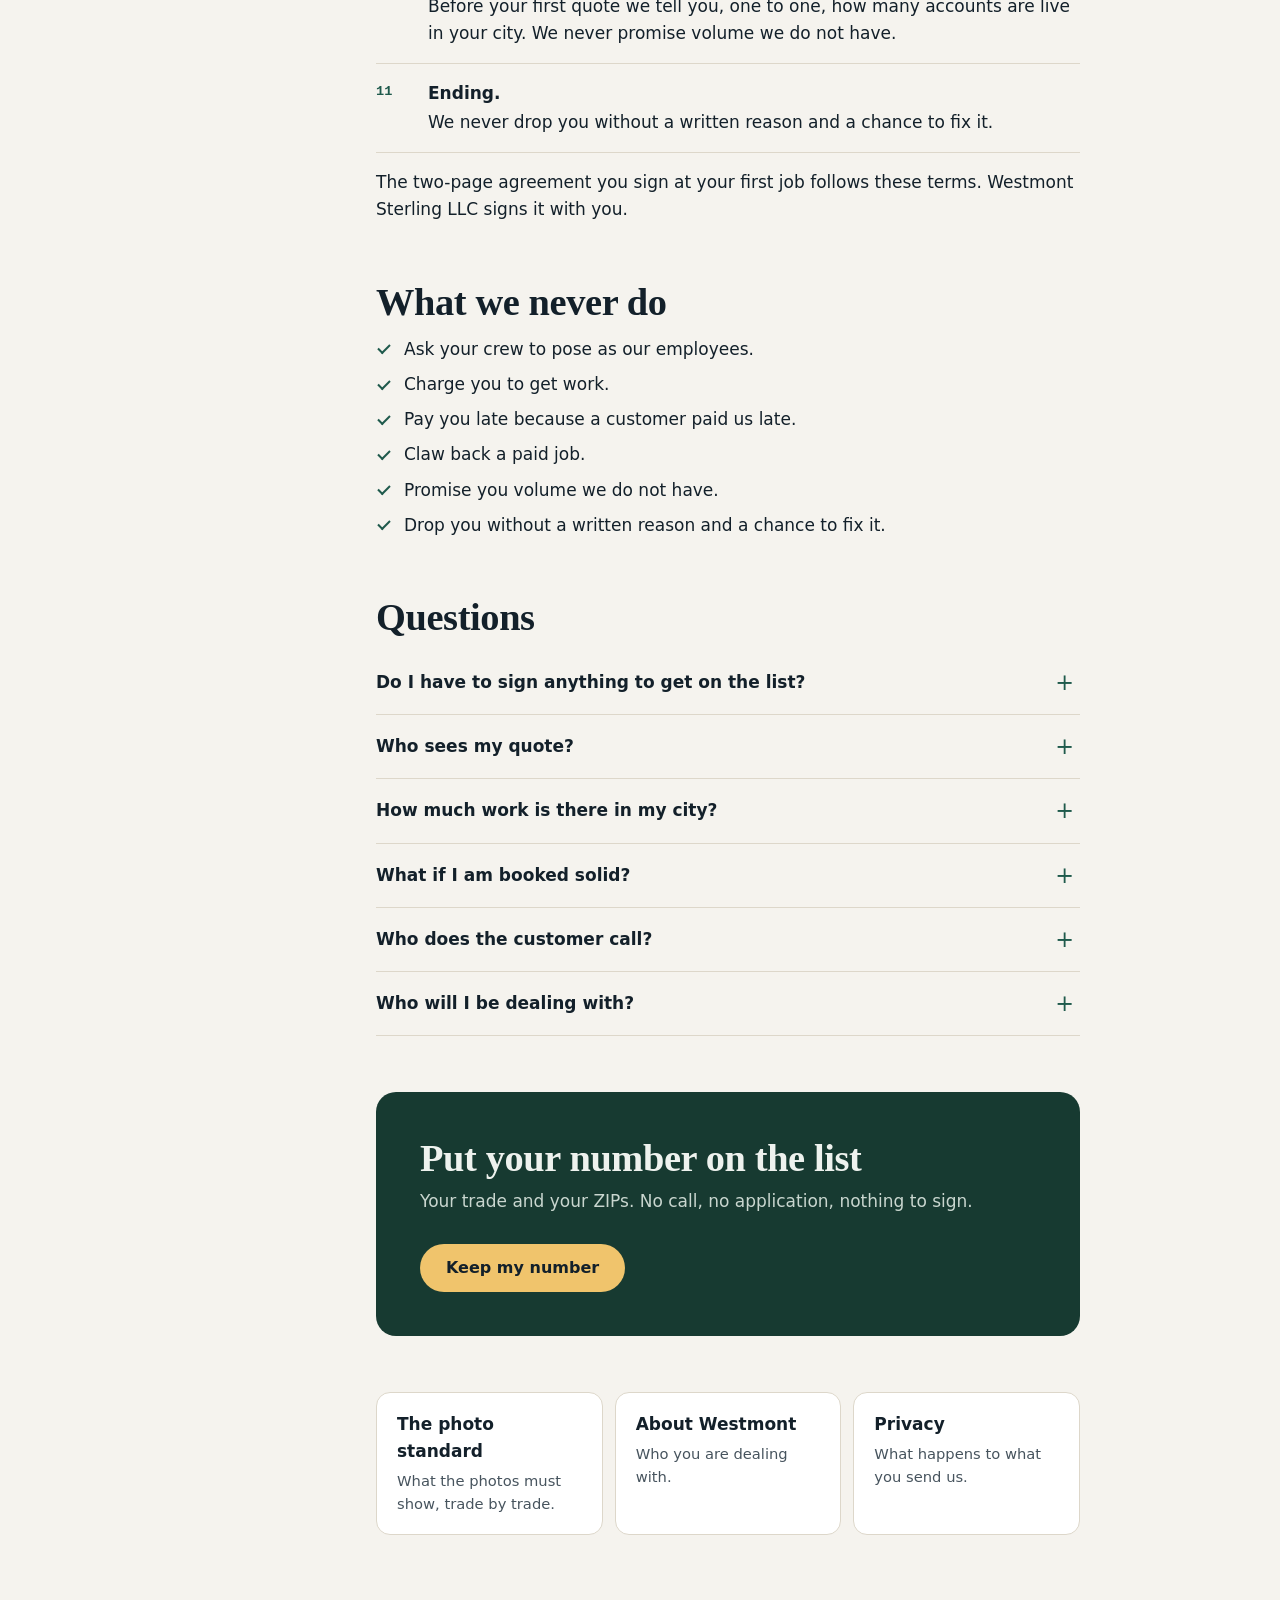
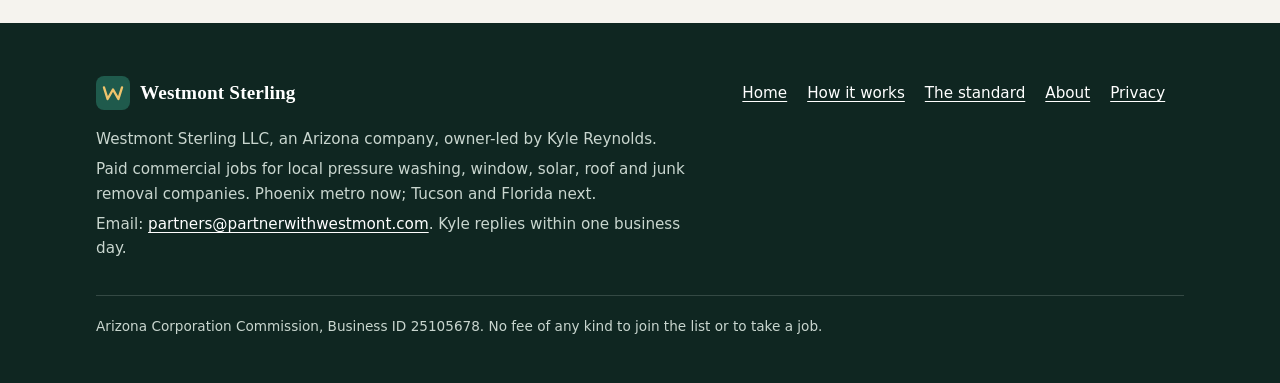
<file: how-it-works.html>
<!doctype html>
<html lang="en">
<head>
<meta charset="utf-8">
<meta name="viewport" content="width=device-width, initial-scale=1">
<title>How Pressure Washing Jobs Work in Phoenix | Westmont</title>
<meta name="description" content="How pressure washing jobs reach Phoenix companies: a list note, a blind quote request, a job card with your pay set aside, and plain-English terms.">
<link rel="canonical" href="https://partnerwithwestmont.com/how-it-works.html">
<link rel="stylesheet" href="styles.css">
<link rel="icon" href="data:image/svg+xml,%3Csvg xmlns='http://www.w3.org/2000/svg' viewBox='0 0 34 34'%3E%3Crect width='34' height='34' rx='8' fill='%231f5a4c'/%3E%3C/svg%3E">
<meta name="theme-color" content="#173a31">
<script type="application/ld+json">
{"@context":"https://schema.org","@type":"Organization","name":"Westmont Sterling","legalName":"Westmont Sterling LLC","url":"https://partnerwithwestmont.com/","email":"partners@partnerwithwestmont.com"}
</script>
</head>
<body>
<a class="skip" href="#main">Skip to content</a>
<header class="site-header">
  <div class="wrap">
    <a class="brand" href="index.html"><svg viewBox="0 0 34 34" aria-hidden="true" focusable="false"><rect width="34" height="34" rx="8" fill="#1f5a4c"/><path d="M8 11.5l3.6 11.5L17 13.5l5.4 9.5L26 11.5" fill="none" stroke="#f0c46c" stroke-width="2.4" stroke-linecap="round" stroke-linejoin="round"/></svg><span class="brand-name">Westmont Sterling</span><span class="brand-tag">Partners</span></a>
    <nav class="site-nav" aria-label="Main">
      <ul>
        <li><a href="how-it-works.html" aria-current="page">How it works</a></li>
        <li><a href="standard.html">The standard</a></li>
        <li><a href="about.html">About</a></li>
        <li><a class="nav-cta" href="index.html#keep">Keep my number</a></li>
      </ul>
    </nav>
  </div>
</header>

<main id="main">
  <div class="page-hero">
    <div class="wrap">
      <span class="eyebrow">How it works</span>
      <h1>How pressure washing jobs reach you in Phoenix</h1>
      <p class="lede">Three pieces of paper, in this order, and you sign nothing until the third. Window, solar, roof (Florida) and junk removal jobs work exactly the same way.</p>
    </div>
  </div>

  <div class="section">
    <div class="wrap layout">
      <nav class="toc" aria-label="On this page">
        <p>On this page</p>
        <ul>
          <li><a href="#note">1. The list note</a></li>
          <li><a href="#quote">2. The quote request</a></li>
          <li><a href="#card">3. The job card</a></li>
          <li><a href="#list">How the list works</a></li>
          <li><a href="#terms">The terms in plain English</a></li>
          <li><a href="#never">What we never do</a></li>
          <li><a href="#questions">Questions</a></li>
        </ul>
      </nav>
      <div class="prose">
        <h2 id="note">1. The list note</h2>
        <div class="doc paper-detail">
          <div class="doc-head"><span>List note</span><span class="num">You sign: nothing</span></div>
          <div class="doc-body">
            <p>Two lines from Kyle Reynolds, sent from an address at partnerwithwestmont.com: what we do, and can we keep your number for your trade in your city.</p>
            <ul class="tick">
              <li>Reply with the ZIPs you cover.</li>
              <li>Add your minimum call-out or a link to your rates if you want to save us both a quote under it.</li>
              <li>Booked solid? Say so, and when to check back. That is a yes.</li>
            </ul>
            <p>No call, no form, no application, no audition, nothing to sign. You can also answer it on our <a href="index.html#keep">keep-my-number form</a>.</p>
          </div>
        </div>
        <p class="note">The first note never asks for a document, a bank detail, a fee or a deposit. If a message using our name does, it did not come from us.</p>

        <h2 id="quote">2. The quote request</h2>
        <div class="doc paper-detail">
          <div class="doc-head"><span>Quote request</span><span class="num">You sign: nothing</span></div>
          <div class="doc-body">
            <p>A real site from a customer who has asked us for a price. It carries:</p>
            <ul class="tick">
              <li>the block and ZIP (the full address comes with the job card);</li>
              <li>the scope checklist, with the area measured off the satellite view;</li>
              <li>the customer's photos, with signage cropped;</li>
              <li>the time to reply by, three business hours from when it is sent.</li>
            </ul>
            <p>You give your number for one visit and, for three or more sites, a route number. That is your price; nothing is ever sold under it.</p>
          </div>
        </div>
        <p>The request goes to the two listed companies whose ZIPs match, at once and blind. The first quote we can sell gets the job card. Your quote is never shown to another company or to the customer. If neither quote can be sold, we tell both companies and move on. The one clause we ask for (below) is on the quote link, so you have read it before you ever quote.</p>

        <h2 id="card">3. The job card</h2>
        <div class="doc paper-detail">
          <div class="doc-head"><span>Job card</span><span class="num">You sign: first job only</span></div>
          <div class="doc-body">
            <p>The customer has said yes and your pay is set aside before you see the address. The card carries:</p>
            <ul class="tick">
              <li>the full address and the site contact for the day, so your crew can get in;</li>
              <li>the arrival window and the scope checklist;</li>
              <li>your pay: your quote, unchanged;</li>
              <li>the photo link, which opens on your phone;</li>
              <li>the time to say yes or no.</li>
            </ul>
            <p>On jobs up to $750 of your pay, your pay is set aside from Westmont's own account. Above that, the customer prepays by bank transfer, and the money has landed before the card is sent.</p>
          </div>
        </div>
        <h3>On your first job only</h3>
        <ul>
          <li>Your certificate of insurance, with Westmont as certificate holder. Your agent sends it in minutes.</li>
          <li>A W-9, from you or your bookkeeper.</li>
          <li>The two-page agreement, which follows the terms on this page.</li>
          <li>In Arizona, the independent-business declaration (A.R.S. §23-1601) and the written agreement (§23-902(D)), at the same signing.</li>
          <li>An additional-insured endorsement only when a customer's contract requires it, and we tell you which customer and why.</li>
        </ul>

        <h2 id="list">How the list works</h2>
        <p>The list is a bench, not a countdown. In each city we keep a small number of companies per trade, matched by ZIP:</p>
        <div class="table-wrap" tabindex="0" role="region" aria-label="Companies kept per city">
          <table>
            <thead><tr><th scope="col">Trade</th><th scope="col">Companies kept per city</th></tr></thead>
            <tbody>
              <tr><th scope="row">Pressure washing</th><td>Up to 3</td></tr>
              <tr><th scope="row">Window cleaning</th><td>Up to 2 (usually added to a washing plan)</td></tr>
              <tr><th scope="row">Solar-panel cleaning</th><td>Up to 3</td></tr>
              <tr><th scope="row">Roof cleaning (Florida)</th><td>Up to 3</td></tr>
              <tr><th scope="row">Junk removal</th><td>Up to 3</td></tr>
            </tbody>
          </table>
        </div>
        <ul>
          <li>Each quote request goes to two listed companies whose ZIPs match, in rotation, blind, with a three-business-hour window.</li>
          <li>The first quote we can sell gets the job card.</li>
          <li>A company is locked on the list by finishing a first job to <a href="standard.html">the standard</a>, not by signing anything before a job exists.</li>
        </ul>

        <h2 id="terms">The terms in plain English</h2>
        <ol class="terms">
          <li><strong>Your price.</strong> You quote each visit, and a route where it applies. We add our margin on top for the customer. We never ask you to come down, never renegotiate after the fact, and never show your quote to anyone. If your number is above what we can sell it for, we tell you and move on.</li>
          <li><strong>Your pay is set aside before the job card.</strong> On jobs up to $750 of your pay it comes from Westmont's own account; above that, the customer's bank transfer has landed first. Your pay never waits on our customer: if a customer pays late or disputes, that is between Westmont and the customer; your pay does not move.</li>
          <li><strong>Pay.</strong> Released within two business days of your complete photo packet, by ACH to your business account, landing one to two business days later. Routes are paid twice a month on fixed dates. We never claw back a paid job.</li>
          <li><strong>Misses.</strong> A miss shown in the photos gives you 48 hours from the flag to fix it, and pay releases on the fixed photos. If a customer shows us a miss after you have been paid, we ask you to fix it; if you will not, we refund the customer ourselves and stop sending you work. That is the whole penalty.</li>
          <li><strong>Your name.</strong> Your company is named on the customer's work order. The customer's one number stays ours. On site you are introduced as Westmont's local service partner, never as our employees.</li>
          <li><strong>No fees, no strings.</strong> No franchise fee, no lead fee, no account purchase, no deductions you did not agree to. No exclusivity, no quota. Decline any job. A site you already serve stays yours, direct, with no fee.</li>
          <li><strong>Your minimum.</strong> The minimum call-out you give us is recorded, and no quote request reaches you below it. Change it any time by replying.</li>
          <li><strong>The one thing we ask.</strong> Do not go around us on the sites we bring you, during the term and for 12 months after you last worked there. If a customer insists on going direct, take it and pay a finder's fee of a quarter of that site's first-year billings. We do not approach your customers either.</li>
          <li><strong>Your photos.</strong> The photos are yours to post, without customer names or signage. Your company page goes up only after your first job, with your written yes to the page and to each photo set. The customer is asked to review your company directly, never for a reward; Westmont never reviews a company it pays.</li>
          <li><strong>Volume.</strong> Before your first quote we tell you, one to one, how many accounts are live in your city. We never promise volume we do not have.</li>
          <li><strong>Ending.</strong> We never drop you without a written reason and a chance to fix it.</li>
        </ol>
        <p>The two-page agreement you sign at your first job follows these terms. Westmont Sterling LLC signs it with you.</p>

        <h2 id="never">What we never do</h2>
        <ul class="tick">
          <li>Ask your crew to pose as our employees.</li>
          <li>Charge you to get work.</li>
          <li>Pay you late because a customer paid us late.</li>
          <li>Claw back a paid job.</li>
          <li>Promise you volume we do not have.</li>
          <li>Drop you without a written reason and a chance to fix it.</li>
        </ul>

        <h2 id="questions">Questions</h2>
        <div class="faq">
          <details><summary>Do I have to sign anything to get on the list?</summary><p>No. The list note asks only whether we can keep your number. The two-page agreement is signed at your first job card, and only if you say yes to that job.</p></details>
          <details><summary>Who sees my quote?</summary><p>Nobody but us. Not the customer, and not the other company that received the same request.</p></details>
          <details><summary>How much work is there in my city?</summary><p>Before your first quote, we tell you one to one how many accounts are live in your city. We never promise volume we do not have.</p></details>
          <details><summary>What if I am booked solid?</summary><p>Reply and say when to check back. You stay on the list, and that counts as a yes.</p></details>
          <details><summary>Who does the customer call?</summary><p>Us. The customer's one number stays Westmont's, and each job card names the site contact for the day so your crew can get in.</p></details>
          <details><summary>Who will I be dealing with?</summary><p>Kyle Reynolds, who owns Westmont Sterling LLC, reads and answers every message himself. More on the <a href="about.html">about page</a>.</p></details>
        </div>

        <div class="cta-band on-dark">
          <h2>Put your number on the list</h2>
          <p>Your trade and your ZIPs. No call, no application, nothing to sign.</p>
          <div class="actions"><a class="btn btn-primary" href="index.html#keep">Keep my number</a></div>
        </div>

        <div class="next">
          <a href="standard.html">The photo standard<span>What the photos must show, trade by trade.</span></a>
          <a href="about.html">About Westmont<span>Who you are dealing with.</span></a>
          <a href="privacy.html">Privacy<span>What happens to what you send us.</span></a>
        </div>
      </div>
    </div>
  </div>
</main>

<footer class="site-footer on-dark">
  <div class="wrap">
    <div class="foot-grid">
      <div>
        <a class="brand" href="index.html"><svg viewBox="0 0 34 34" aria-hidden="true" focusable="false"><rect width="34" height="34" rx="8" fill="#1f5a4c"/><path d="M8 11.5l3.6 11.5L17 13.5l5.4 9.5L26 11.5" fill="none" stroke="#f0c46c" stroke-width="2.4" stroke-linecap="round" stroke-linejoin="round"/></svg><span class="brand-name">Westmont Sterling</span></a>
        <p>Westmont Sterling LLC, an Arizona company, owner-led by Kyle Reynolds.</p>
        <p>Paid commercial jobs for local pressure washing, window, solar, roof and junk removal companies. Phoenix metro now; Tucson and Florida next.</p>
        <p>Email: <a href="mailto:partners@partnerwithwestmont.com">partners@partnerwithwestmont.com</a>. Kyle replies within one business day.</p>
      </div>
      <nav aria-label="Footer">
        <ul>
          <li><a href="index.html">Home</a></li>
          <li><a href="how-it-works.html">How it works</a></li>
          <li><a href="standard.html">The standard</a></li>
          <li><a href="about.html">About</a></li>
          <li><a href="privacy.html">Privacy</a></li>
        </ul>
      </nav>
    </div>
    <p class="foot-fine">Arizona Corporation Commission, Business ID 25105678. No fee of any kind to join the list or to take a job.</p>
  </div>
</footer>
<script src="site.js" defer></script>
</body>
</html>
</file>
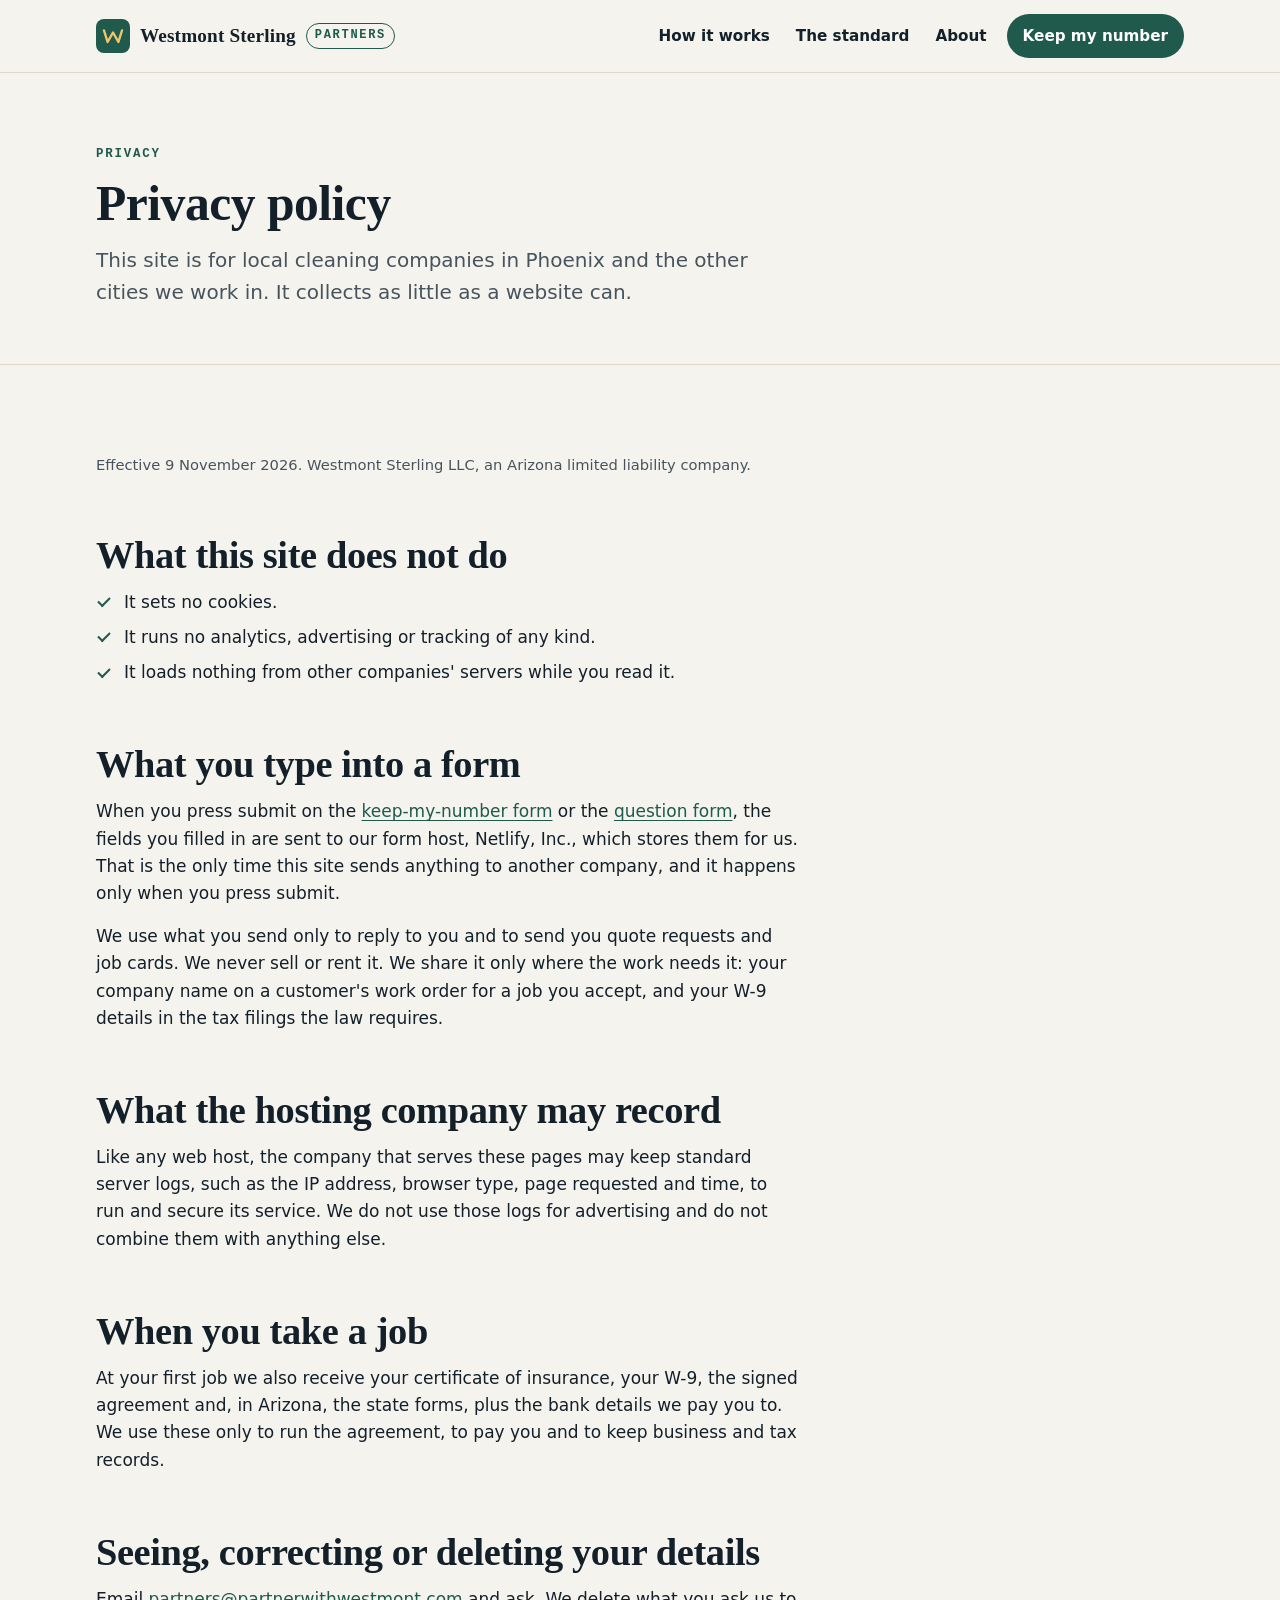
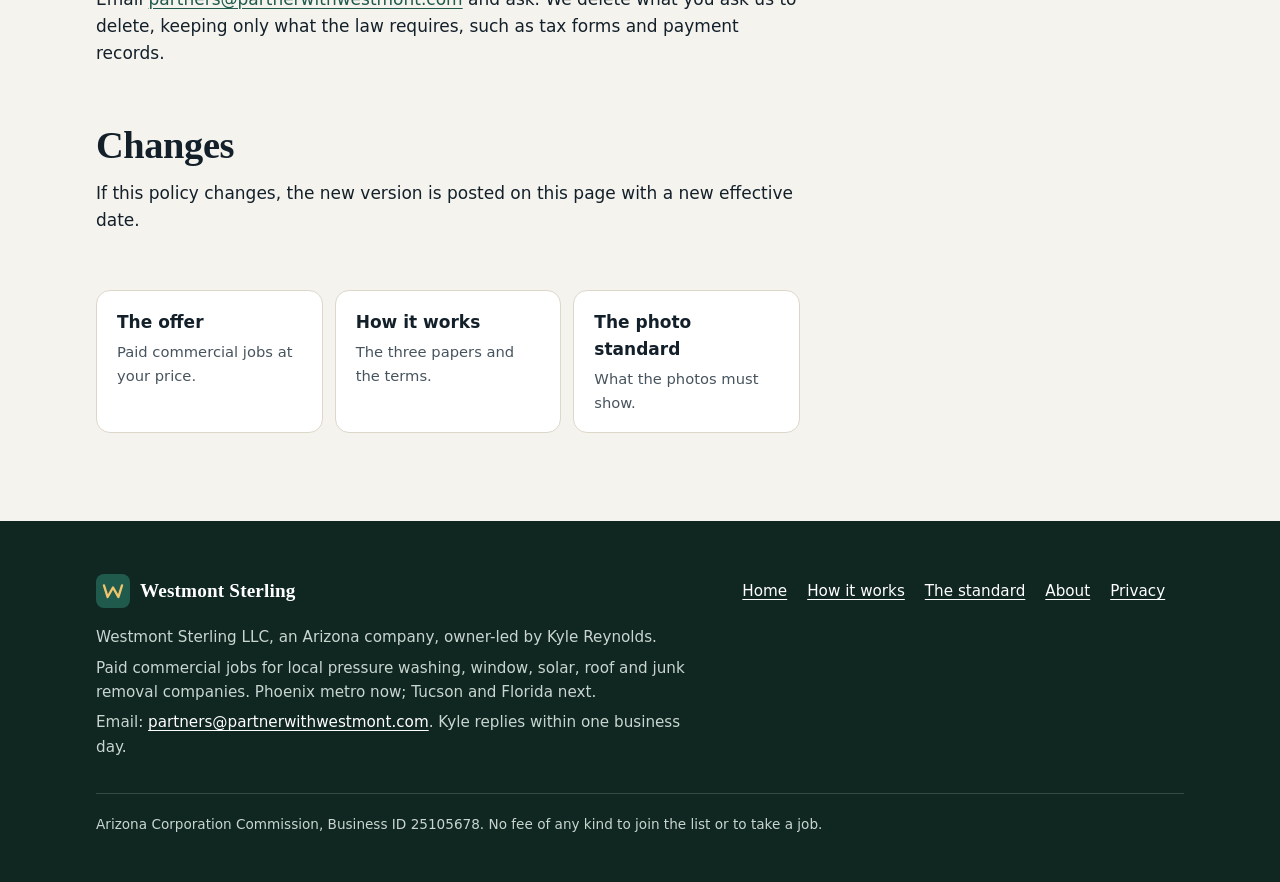
<file: privacy.html>
<!doctype html>
<html lang="en">
<head>
<meta charset="utf-8">
<meta name="viewport" content="width=device-width, initial-scale=1">
<title>Privacy: Phoenix Cleaning Partner Site | Westmont Sterling</title>
<meta name="description" content="Privacy policy for the Westmont Sterling partner site for Phoenix cleaning companies: no cookies, no tracking, form details used only to reply.">
<link rel="canonical" href="https://partnerwithwestmont.com/privacy.html">
<link rel="stylesheet" href="styles.css">
<link rel="icon" href="data:image/svg+xml,%3Csvg xmlns='http://www.w3.org/2000/svg' viewBox='0 0 34 34'%3E%3Crect width='34' height='34' rx='8' fill='%231f5a4c'/%3E%3C/svg%3E">
<meta name="theme-color" content="#173a31">
<script type="application/ld+json">
{"@context":"https://schema.org","@type":"Organization","name":"Westmont Sterling","legalName":"Westmont Sterling LLC","url":"https://partnerwithwestmont.com/","email":"partners@partnerwithwestmont.com"}
</script>
</head>
<body>
<a class="skip" href="#main">Skip to content</a>
<header class="site-header">
  <div class="wrap">
    <a class="brand" href="index.html"><svg viewBox="0 0 34 34" aria-hidden="true" focusable="false"><rect width="34" height="34" rx="8" fill="#1f5a4c"/><path d="M8 11.5l3.6 11.5L17 13.5l5.4 9.5L26 11.5" fill="none" stroke="#f0c46c" stroke-width="2.4" stroke-linecap="round" stroke-linejoin="round"/></svg><span class="brand-name">Westmont Sterling</span><span class="brand-tag">Partners</span></a>
    <nav class="site-nav" aria-label="Main">
      <ul>
        <li><a href="how-it-works.html">How it works</a></li>
        <li><a href="standard.html">The standard</a></li>
        <li><a href="about.html">About</a></li>
        <li><a class="nav-cta" href="index.html#keep">Keep my number</a></li>
      </ul>
    </nav>
  </div>
</header>

<main id="main">
  <div class="page-hero">
    <div class="wrap">
      <span class="eyebrow">Privacy</span>
      <h1>Privacy policy</h1>
      <p class="lede">This site is for local cleaning companies in Phoenix and the other cities we work in. It collects as little as a website can.</p>
    </div>
  </div>

  <div class="section">
    <div class="wrap">
      <div class="prose">
        <p class="small muted">Effective 9 November 2026. Westmont Sterling LLC, an Arizona limited liability company.</p>

        <h2>What this site does not do</h2>
        <ul class="tick">
          <li>It sets no cookies.</li>
          <li>It runs no analytics, advertising or tracking of any kind.</li>
          <li>It loads nothing from other companies' servers while you read it.</li>
        </ul>

        <h2>What you type into a form</h2>
        <p>When you press submit on the <a href="index.html#keep">keep-my-number form</a> or the <a href="about.html#ask-kyle">question form</a>, the fields you filled in are sent to our form host, Netlify, Inc., which stores them for us. That is the only time this site sends anything to another company, and it happens only when you press submit.</p>
        <p>We use what you send only to reply to you and to send you quote requests and job cards. We never sell or rent it. We share it only where the work needs it: your company name on a customer's work order for a job you accept, and your W-9 details in the tax filings the law requires.</p>

        <h2>What the hosting company may record</h2>
        <p>Like any web host, the company that serves these pages may keep standard server logs, such as the IP address, browser type, page requested and time, to run and secure its service. We do not use those logs for advertising and do not combine them with anything else.</p>

        <h2>When you take a job</h2>
        <p>At your first job we also receive your certificate of insurance, your W-9, the signed agreement and, in Arizona, the state forms, plus the bank details we pay you to. We use these only to run the agreement, to pay you and to keep business and tax records.</p>

        <h2>Seeing, correcting or deleting your details</h2>
        <p>Email <a href="mailto:partners@partnerwithwestmont.com">partners@partnerwithwestmont.com</a> and ask. We delete what you ask us to delete, keeping only what the law requires, such as tax forms and payment records.</p>

        <h2>Changes</h2>
        <p>If this policy changes, the new version is posted on this page with a new effective date.</p>

        <div class="next">
          <a href="index.html">The offer<span>Paid commercial jobs at your price.</span></a>
          <a href="how-it-works.html">How it works<span>The three papers and the terms.</span></a>
          <a href="standard.html">The photo standard<span>What the photos must show.</span></a>
        </div>
      </div>
    </div>
  </div>
</main>

<footer class="site-footer on-dark">
  <div class="wrap">
    <div class="foot-grid">
      <div>
        <a class="brand" href="index.html"><svg viewBox="0 0 34 34" aria-hidden="true" focusable="false"><rect width="34" height="34" rx="8" fill="#1f5a4c"/><path d="M8 11.5l3.6 11.5L17 13.5l5.4 9.5L26 11.5" fill="none" stroke="#f0c46c" stroke-width="2.4" stroke-linecap="round" stroke-linejoin="round"/></svg><span class="brand-name">Westmont Sterling</span></a>
        <p>Westmont Sterling LLC, an Arizona company, owner-led by Kyle Reynolds.</p>
        <p>Paid commercial jobs for local pressure washing, window, solar, roof and junk removal companies. Phoenix metro now; Tucson and Florida next.</p>
        <p>Email: <a href="mailto:partners@partnerwithwestmont.com">partners@partnerwithwestmont.com</a>. Kyle replies within one business day.</p>
      </div>
      <nav aria-label="Footer">
        <ul>
          <li><a href="index.html">Home</a></li>
          <li><a href="how-it-works.html">How it works</a></li>
          <li><a href="standard.html">The standard</a></li>
          <li><a href="about.html">About</a></li>
          <li><a href="privacy.html">Privacy</a></li>
        </ul>
      </nav>
    </div>
    <p class="foot-fine">Arizona Corporation Commission, Business ID 25105678. No fee of any kind to join the list or to take a job.</p>
  </div>
</footer>
<script src="site.js" defer></script>
</body>
</html>
</file>
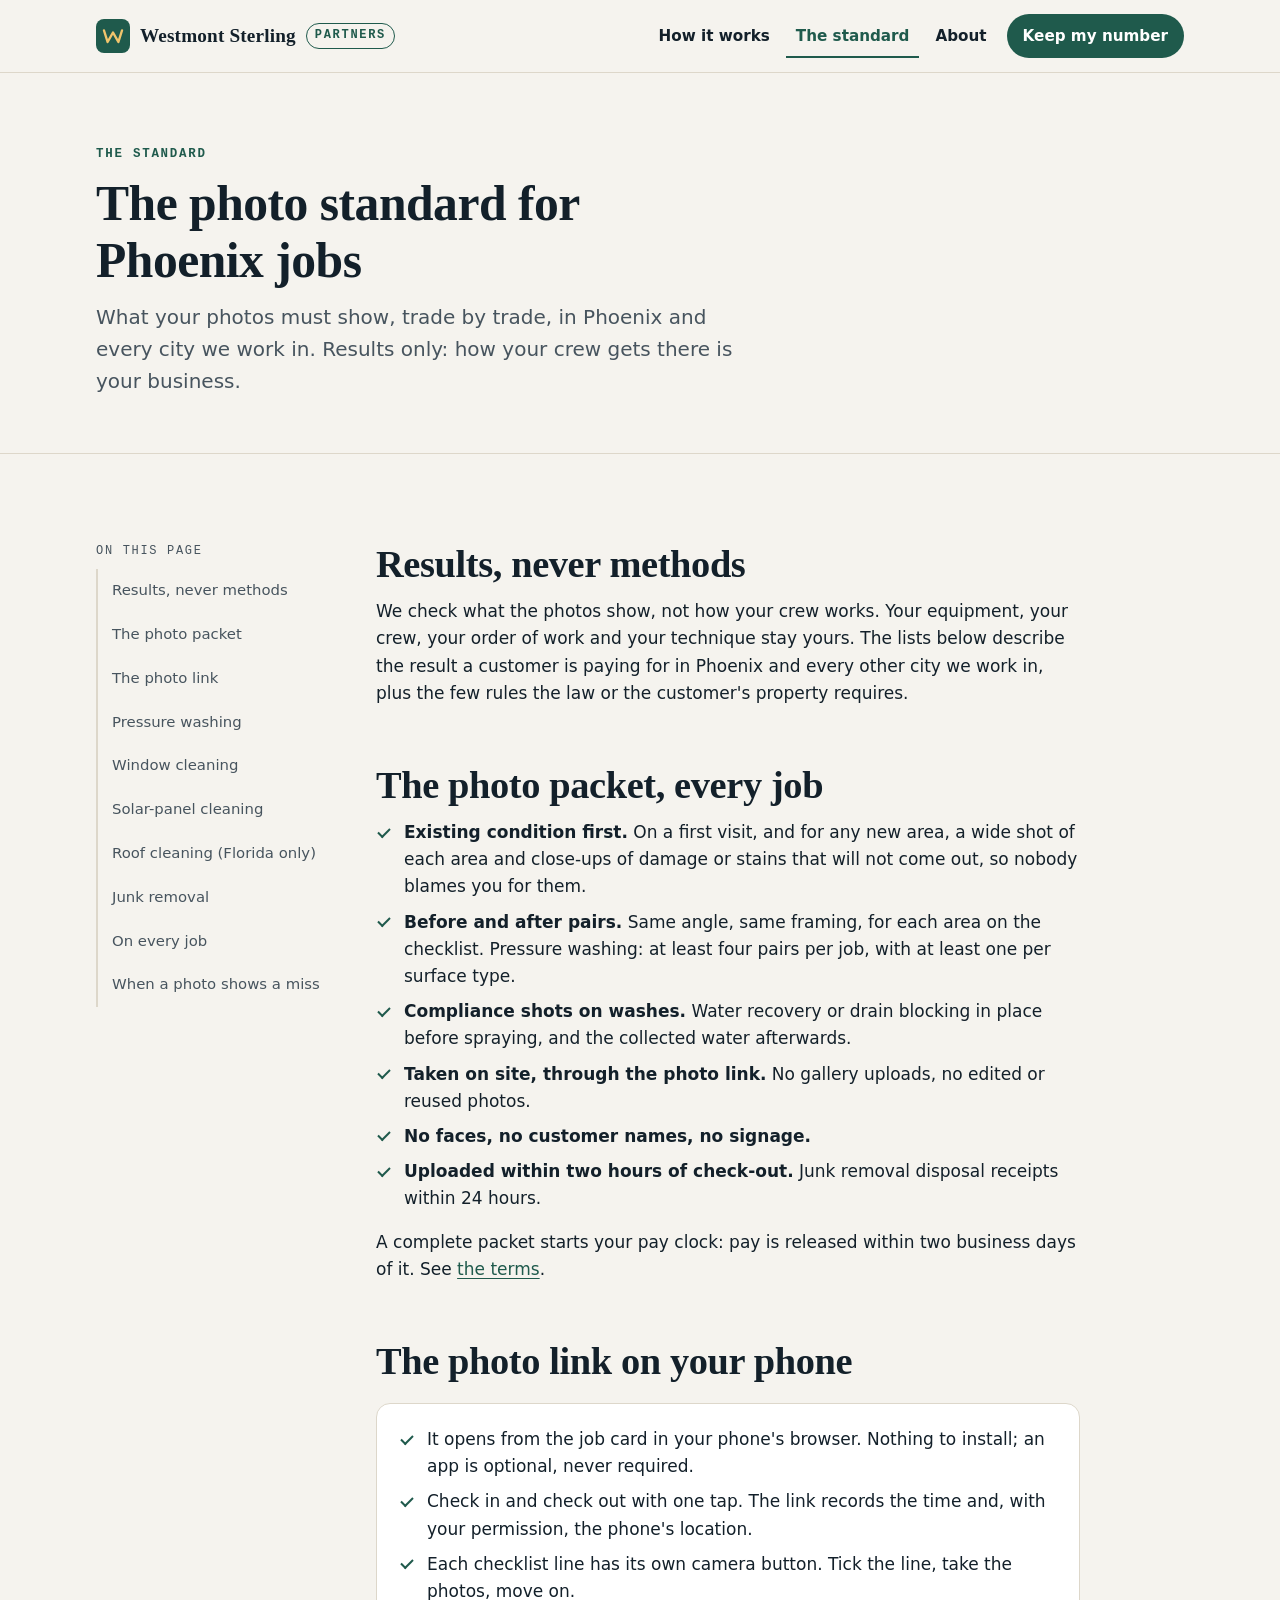
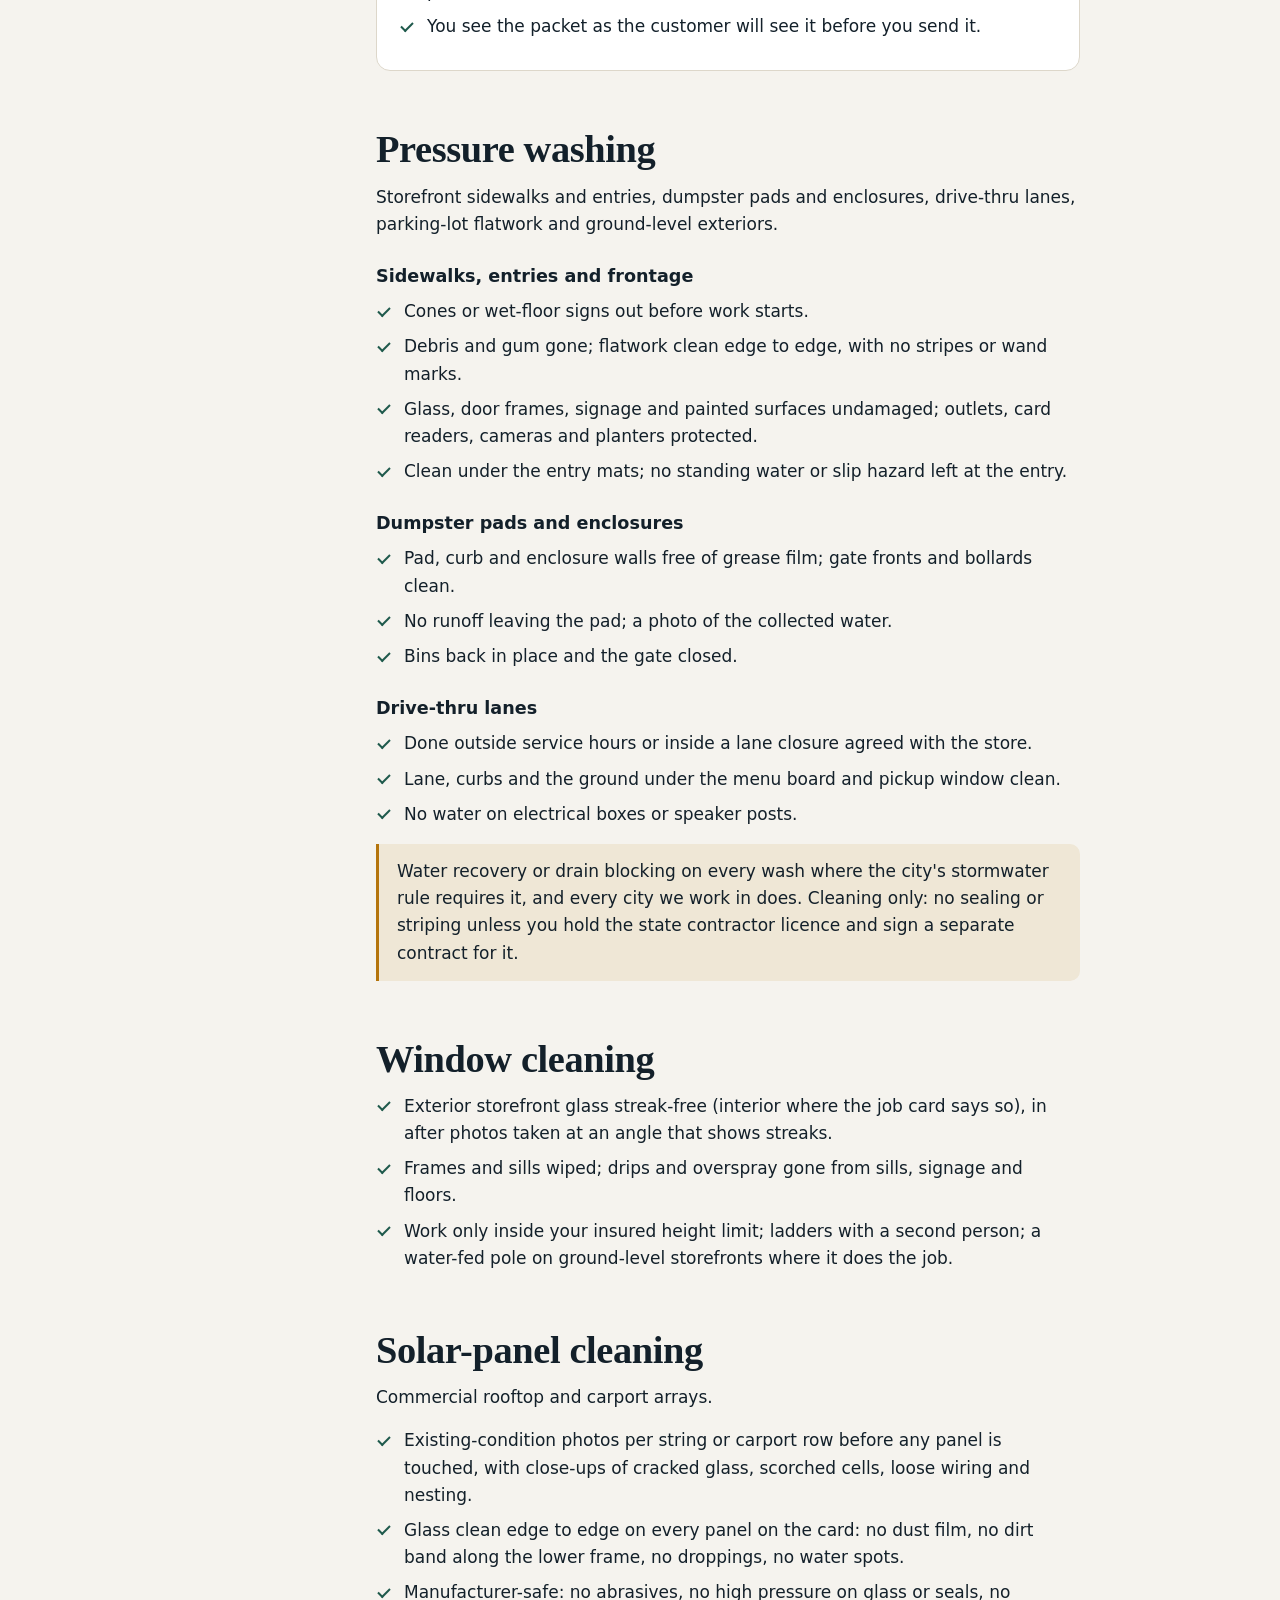
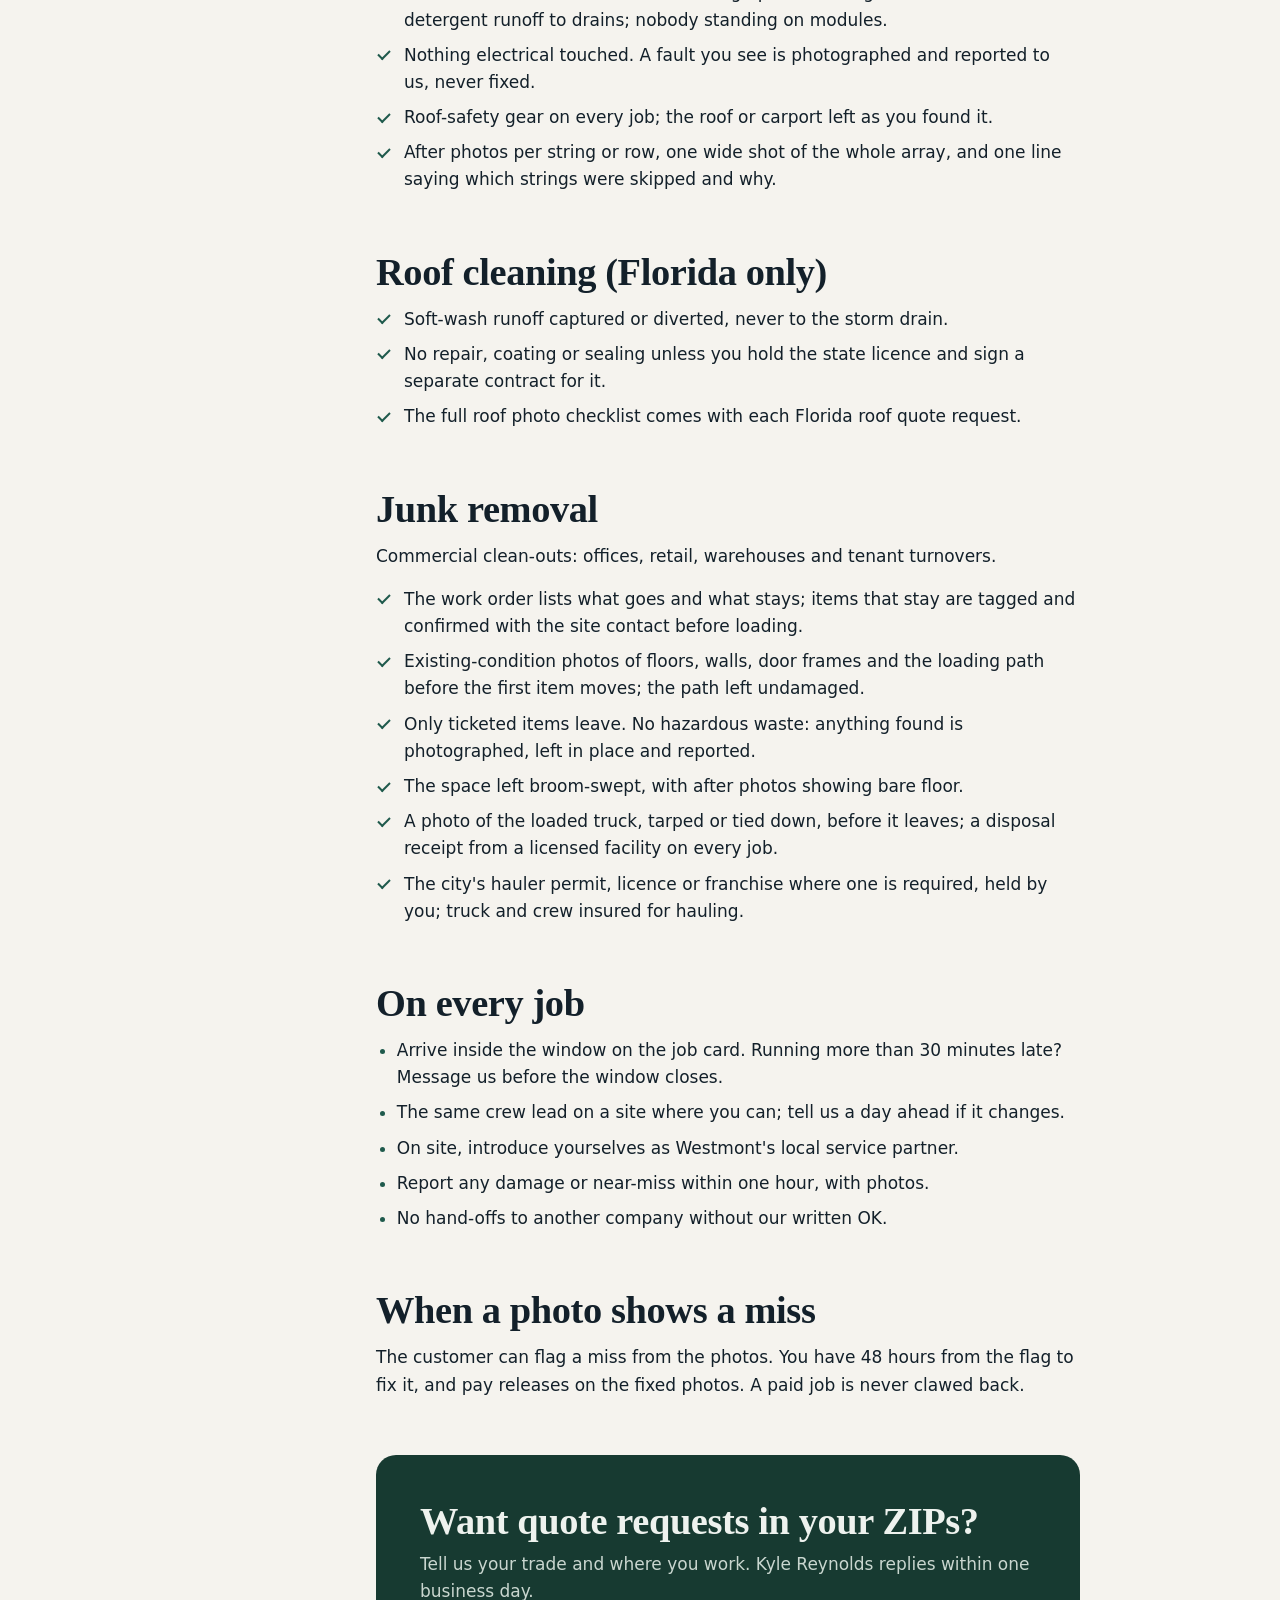
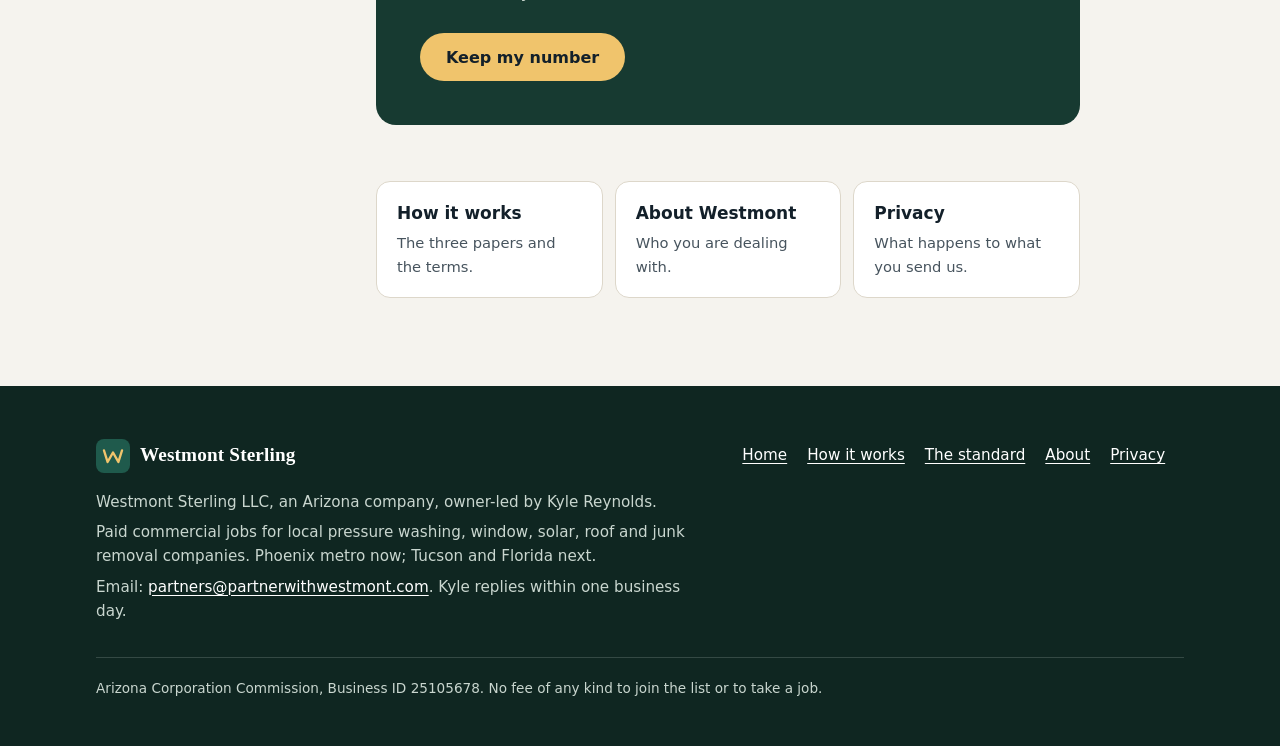
<file: standard.html>
<!doctype html>
<html lang="en">
<head>
<meta charset="utf-8">
<meta name="viewport" content="width=device-width, initial-scale=1">
<title>Cleaning Photo Standard for Phoenix Jobs | Westmont Sterling</title>
<meta name="description" content="The photo standard for Phoenix jobs: what before-and-after photos must show for pressure washing, windows, solar, roof and junk removal. Results only.">
<link rel="canonical" href="https://partnerwithwestmont.com/standard.html">
<link rel="stylesheet" href="styles.css">
<link rel="icon" href="data:image/svg+xml,%3Csvg xmlns='http://www.w3.org/2000/svg' viewBox='0 0 34 34'%3E%3Crect width='34' height='34' rx='8' fill='%231f5a4c'/%3E%3C/svg%3E">
<meta name="theme-color" content="#173a31">
<script type="application/ld+json">
{"@context":"https://schema.org","@type":"Organization","name":"Westmont Sterling","legalName":"Westmont Sterling LLC","url":"https://partnerwithwestmont.com/","email":"partners@partnerwithwestmont.com"}
</script>
</head>
<body>
<a class="skip" href="#main">Skip to content</a>
<header class="site-header">
  <div class="wrap">
    <a class="brand" href="index.html"><svg viewBox="0 0 34 34" aria-hidden="true" focusable="false"><rect width="34" height="34" rx="8" fill="#1f5a4c"/><path d="M8 11.5l3.6 11.5L17 13.5l5.4 9.5L26 11.5" fill="none" stroke="#f0c46c" stroke-width="2.4" stroke-linecap="round" stroke-linejoin="round"/></svg><span class="brand-name">Westmont Sterling</span><span class="brand-tag">Partners</span></a>
    <nav class="site-nav" aria-label="Main">
      <ul>
        <li><a href="how-it-works.html">How it works</a></li>
        <li><a href="standard.html" aria-current="page">The standard</a></li>
        <li><a href="about.html">About</a></li>
        <li><a class="nav-cta" href="index.html#keep">Keep my number</a></li>
      </ul>
    </nav>
  </div>
</header>

<main id="main">
  <div class="page-hero">
    <div class="wrap">
      <span class="eyebrow">The standard</span>
      <h1>The photo standard for Phoenix jobs</h1>
      <p class="lede">What your photos must show, trade by trade, in Phoenix and every city we work in. Results only: how your crew gets there is your business.</p>
    </div>
  </div>

  <div class="section">
    <div class="wrap layout">
      <nav class="toc" aria-label="On this page">
        <p>On this page</p>
        <ul>
          <li><a href="#principle">Results, never methods</a></li>
          <li><a href="#packet">The photo packet</a></li>
          <li><a href="#link">The photo link</a></li>
          <li><a href="#washing">Pressure washing</a></li>
          <li><a href="#windows">Window cleaning</a></li>
          <li><a href="#solar">Solar-panel cleaning</a></li>
          <li><a href="#roof">Roof cleaning (Florida only)</a></li>
          <li><a href="#junk">Junk removal</a></li>
          <li><a href="#every-job">On every job</a></li>
          <li><a href="#misses">When a photo shows a miss</a></li>
        </ul>
      </nav>
      <div class="prose">
        <h2 id="principle">Results, never methods</h2>
        <p>We check what the photos show, not how your crew works. Your equipment, your crew, your order of work and your technique stay yours. The lists below describe the result a customer is paying for in Phoenix and every other city we work in, plus the few rules the law or the customer's property requires.</p>

        <h2 id="packet">The photo packet, every job</h2>
        <ul class="tick">
          <li><strong>Existing condition first.</strong> On a first visit, and for any new area, a wide shot of each area and close-ups of damage or stains that will not come out, so nobody blames you for them.</li>
          <li><strong>Before and after pairs.</strong> Same angle, same framing, for each area on the checklist. Pressure washing: at least four pairs per job, with at least one per surface type.</li>
          <li><strong>Compliance shots on washes.</strong> Water recovery or drain blocking in place before spraying, and the collected water afterwards.</li>
          <li><strong>Taken on site, through the photo link.</strong> No gallery uploads, no edited or reused photos.</li>
          <li><strong>No faces, no customer names, no signage.</strong></li>
          <li><strong>Uploaded within two hours of check-out.</strong> Junk removal disposal receipts within 24 hours.</li>
        </ul>
        <p>A complete packet starts your pay clock: pay is released within two business days of it. See <a href="how-it-works.html#terms">the terms</a>.</p>

        <h2 id="link">The photo link on your phone</h2>
        <div class="card">
          <ul class="tick">
            <li>It opens from the job card in your phone's browser. Nothing to install; an app is optional, never required.</li>
            <li>Check in and check out with one tap. The link records the time and, with your permission, the phone's location.</li>
            <li>Each checklist line has its own camera button. Tick the line, take the photos, move on.</li>
            <li>You see the packet as the customer will see it before you send it.</li>
          </ul>
        </div>

        <h2 id="washing">Pressure washing</h2>
        <p>Storefront sidewalks and entries, dumpster pads and enclosures, drive-thru lanes, parking-lot flatwork and ground-level exteriors.</p>
        <h3>Sidewalks, entries and frontage</h3>
        <ul class="tick">
          <li>Cones or wet-floor signs out before work starts.</li>
          <li>Debris and gum gone; flatwork clean edge to edge, with no stripes or wand marks.</li>
          <li>Glass, door frames, signage and painted surfaces undamaged; outlets, card readers, cameras and planters protected.</li>
          <li>Clean under the entry mats; no standing water or slip hazard left at the entry.</li>
        </ul>
        <h3>Dumpster pads and enclosures</h3>
        <ul class="tick">
          <li>Pad, curb and enclosure walls free of grease film; gate fronts and bollards clean.</li>
          <li>No runoff leaving the pad; a photo of the collected water.</li>
          <li>Bins back in place and the gate closed.</li>
        </ul>
        <h3>Drive-thru lanes</h3>
        <ul class="tick">
          <li>Done outside service hours or inside a lane closure agreed with the store.</li>
          <li>Lane, curbs and the ground under the menu board and pickup window clean.</li>
          <li>No water on electrical boxes or speaker posts.</li>
        </ul>
        <p class="note">Water recovery or drain blocking on every wash where the city's stormwater rule requires it, and every city we work in does. Cleaning only: no sealing or striping unless you hold the state contractor licence and sign a separate contract for it.</p>

        <h2 id="windows">Window cleaning</h2>
        <ul class="tick">
          <li>Exterior storefront glass streak-free (interior where the job card says so), in after photos taken at an angle that shows streaks.</li>
          <li>Frames and sills wiped; drips and overspray gone from sills, signage and floors.</li>
          <li>Work only inside your insured height limit; ladders with a second person; a water-fed pole on ground-level storefronts where it does the job.</li>
        </ul>

        <h2 id="solar">Solar-panel cleaning</h2>
        <p>Commercial rooftop and carport arrays.</p>
        <ul class="tick">
          <li>Existing-condition photos per string or carport row before any panel is touched, with close-ups of cracked glass, scorched cells, loose wiring and nesting.</li>
          <li>Glass clean edge to edge on every panel on the card: no dust film, no dirt band along the lower frame, no droppings, no water spots.</li>
          <li>Manufacturer-safe: no abrasives, no high pressure on glass or seals, no detergent runoff to drains; nobody standing on modules.</li>
          <li>Nothing electrical touched. A fault you see is photographed and reported to us, never fixed.</li>
          <li>Roof-safety gear on every job; the roof or carport left as you found it.</li>
          <li>After photos per string or row, one wide shot of the whole array, and one line saying which strings were skipped and why.</li>
        </ul>

        <h2 id="roof">Roof cleaning (Florida only)</h2>
        <ul class="tick">
          <li>Soft-wash runoff captured or diverted, never to the storm drain.</li>
          <li>No repair, coating or sealing unless you hold the state licence and sign a separate contract for it.</li>
          <li>The full roof photo checklist comes with each Florida roof quote request.</li>
        </ul>

        <h2 id="junk">Junk removal</h2>
        <p>Commercial clean-outs: offices, retail, warehouses and tenant turnovers.</p>
        <ul class="tick">
          <li>The work order lists what goes and what stays; items that stay are tagged and confirmed with the site contact before loading.</li>
          <li>Existing-condition photos of floors, walls, door frames and the loading path before the first item moves; the path left undamaged.</li>
          <li>Only ticketed items leave. No hazardous waste: anything found is photographed, left in place and reported.</li>
          <li>The space left broom-swept, with after photos showing bare floor.</li>
          <li>A photo of the loaded truck, tarped or tied down, before it leaves; a disposal receipt from a licensed facility on every job.</li>
          <li>The city's hauler permit, licence or franchise where one is required, held by you; truck and crew insured for hauling.</li>
        </ul>

        <h2 id="every-job">On every job</h2>
        <ul>
          <li>Arrive inside the window on the job card. Running more than 30 minutes late? Message us before the window closes.</li>
          <li>The same crew lead on a site where you can; tell us a day ahead if it changes.</li>
          <li>On site, introduce yourselves as Westmont's local service partner.</li>
          <li>Report any damage or near-miss within one hour, with photos.</li>
          <li>No hand-offs to another company without our written OK.</li>
        </ul>

        <h2 id="misses">When a photo shows a miss</h2>
        <p>The customer can flag a miss from the photos. You have 48 hours from the flag to fix it, and pay releases on the fixed photos. A paid job is never clawed back.</p>

        <div class="cta-band on-dark">
          <h2>Want quote requests in your ZIPs?</h2>
          <p>Tell us your trade and where you work. Kyle Reynolds replies within one business day.</p>
          <div class="actions"><a class="btn btn-primary" href="index.html#keep">Keep my number</a></div>
        </div>

        <div class="next">
          <a href="how-it-works.html">How it works<span>The three papers and the terms.</span></a>
          <a href="about.html">About Westmont<span>Who you are dealing with.</span></a>
          <a href="privacy.html">Privacy<span>What happens to what you send us.</span></a>
        </div>
      </div>
    </div>
  </div>
</main>

<footer class="site-footer on-dark">
  <div class="wrap">
    <div class="foot-grid">
      <div>
        <a class="brand" href="index.html"><svg viewBox="0 0 34 34" aria-hidden="true" focusable="false"><rect width="34" height="34" rx="8" fill="#1f5a4c"/><path d="M8 11.5l3.6 11.5L17 13.5l5.4 9.5L26 11.5" fill="none" stroke="#f0c46c" stroke-width="2.4" stroke-linecap="round" stroke-linejoin="round"/></svg><span class="brand-name">Westmont Sterling</span></a>
        <p>Westmont Sterling LLC, an Arizona company, owner-led by Kyle Reynolds.</p>
        <p>Paid commercial jobs for local pressure washing, window, solar, roof and junk removal companies. Phoenix metro now; Tucson and Florida next.</p>
        <p>Email: <a href="mailto:partners@partnerwithwestmont.com">partners@partnerwithwestmont.com</a>. Kyle replies within one business day.</p>
      </div>
      <nav aria-label="Footer">
        <ul>
          <li><a href="index.html">Home</a></li>
          <li><a href="how-it-works.html">How it works</a></li>
          <li><a href="standard.html">The standard</a></li>
          <li><a href="about.html">About</a></li>
          <li><a href="privacy.html">Privacy</a></li>
        </ul>
      </nav>
    </div>
    <p class="foot-fine">Arizona Corporation Commission, Business ID 25105678. No fee of any kind to join the list or to take a job.</p>
  </div>
</footer>
<script src="site.js" defer></script>
</body>
</html>
</file>
<file: styles.css>
/* Westmont Sterling partner site. One stylesheet, system fonts only, no third-party requests. */

:root {
  --paper: #f5f3ee;
  --card: #ffffff;
  --sand: #efe7d6;
  --tint: #e8efe9;
  --ink: #13202a;
  --ink-2: #47545e;
  --line: #ddd7ca;
  --line-strong: #8a8474;
  --green: #1f5a4c;
  --green-deep: #173f36;
  --forest: #173a31;
  --forest-deep: #0f2621;
  --on-dark: #eef2ee;
  --on-dark-2: #c9d6cf;
  --brass: #f0c46c;
  --focus: #b4740c;
  --error: #a3281f;

  --serif: "Iowan Old Style", "Palatino Linotype", Palatino, "Book Antiqua", Charter, "Sitka Heading", Georgia, serif;
  --sans: system-ui, -apple-system, "Segoe UI", Roboto, "Helvetica Neue", Arial, sans-serif;
  --mono: ui-monospace, "Cascadia Mono", "SF Mono", Menlo, Consolas, monospace;

  --radius: 14px;
  --shadow: 0 1px 0 rgba(19, 32, 42, 0.04), 0 18px 40px -22px rgba(15, 38, 33, 0.45);
  color-scheme: light;
}

*, *::before, *::after { box-sizing: border-box; }
html { -webkit-text-size-adjust: 100%; scroll-behavior: smooth; }
@media (prefers-reduced-motion: reduce) { html { scroll-behavior: auto; } * { transition: none !important; } }

body {
  margin: 0;
  background: var(--paper);
  color: var(--ink);
  font-family: var(--sans);
  font-size: 1.0625rem;
  line-height: 1.6;
  text-rendering: optimizeLegibility;
}

img, svg { display: block; max-width: 100%; }
p, ul, ol, dl { margin: 0 0 1rem; }
h1, h2, h3 { line-height: 1.15; margin: 0 0 0.75rem; }
h1, h2 { font-family: var(--serif); font-weight: 600; letter-spacing: -0.01em; }
h2 { font-size: clamp(1.65rem, 1.2rem + 1.7vw, 2.4rem); }
h3 { font-size: 1.1rem; font-weight: 650; }

a { color: var(--green); text-underline-offset: 0.2em; text-decoration-thickness: 1px; }
a:hover { color: var(--green-deep); text-decoration-thickness: 2px; }
:focus-visible { outline: 3px solid var(--focus); outline-offset: 3px; border-radius: 4px; }
.on-dark :focus-visible { outline-color: var(--brass); }

.wrap { max-width: 72rem; margin: 0 auto; padding: 0 16px; }
@media (min-width: 768px) { .wrap { padding: 0 32px; } }

.skip {
  position: absolute; left: -9999px; top: 0; z-index: 10;
  background: var(--ink); color: #fff; padding: 10px 16px; border-radius: 0 0 8px 0;
}
.skip:focus { left: 0; }

.visually-hidden, .hp {
  position: absolute !important; width: 1px; height: 1px; padding: 0; margin: -1px;
  overflow: hidden; clip: rect(0 0 0 0); white-space: nowrap; border: 0;
}

/* Header */
.site-header { background: var(--paper); border-bottom: 1px solid var(--line); }
.site-header .wrap {
  display: flex; flex-wrap: wrap; align-items: center; justify-content: space-between;
  gap: 10px 24px; padding-top: 14px; padding-bottom: 14px;
}
.brand {
  display: inline-flex; align-items: center; gap: 10px; min-height: 44px;
  color: var(--ink); text-decoration: none; font-weight: 700; letter-spacing: 0.01em;
}
.brand svg { width: 34px; height: 34px; flex: none; }
.brand-name { font-family: var(--serif); font-size: 1.2rem; }
.brand-tag {
  font-family: var(--mono); font-size: 0.75rem; font-weight: 600; letter-spacing: 0.14em; text-transform: uppercase;
  color: var(--green); border: 1px solid currentColor; border-radius: 999px; padding: 2px 8px;
}
.site-nav ul { list-style: none; margin: 0; padding: 0; display: flex; flex-wrap: wrap; align-items: center; gap: 4px 6px; }
.site-nav a {
  display: inline-flex; align-items: center; min-height: 44px; padding: 8px 10px; border-radius: 8px;
  color: var(--ink); text-decoration: none; font-size: 0.95rem; font-weight: 550;
}
.site-nav a:hover { background: var(--tint); color: var(--ink); }
.site-nav a[aria-current="page"] { color: var(--green); box-shadow: inset 0 -2px 0 var(--green); border-radius: 0; }
.site-nav .nav-cta {
  background: var(--green); color: #fff; padding: 8px 16px; border-radius: 999px; margin-left: 4px;
}
.site-nav .nav-cta:hover { background: var(--green-deep); color: #fff; }
@media (max-width: 719px) {
  .site-nav { width: 100%; }
  .site-nav ul { gap: 2px; }
  .site-nav a { padding: 8px 8px; font-size: 0.9rem; }
  .site-nav .nav-cta { margin-left: auto; padding: 8px 14px; }
}

/* Buttons */
.btn {
  display: inline-flex; align-items: center; justify-content: center; gap: 8px;
  min-height: 48px; padding: 12px 24px; border-radius: 999px; border: 2px solid transparent;
  font: inherit; font-weight: 650; font-size: 1rem; line-height: 1.2; text-decoration: none; cursor: pointer;
  transition: background-color 0.15s ease, color 0.15s ease, border-color 0.15s ease;
}
.btn svg { width: 18px; height: 18px; }
.btn-primary { background: var(--green); color: #fff; }
.btn-primary:hover { background: var(--green-deep); color: #fff; text-decoration: none; }
.btn-ghost { border-color: var(--green); color: var(--green); background: transparent; }
.btn-ghost:hover { background: var(--tint); color: var(--green-deep); }
.on-dark .btn-primary { background: var(--brass); color: var(--ink); }
.on-dark .btn-primary:hover { background: #f6d48e; color: var(--ink); }
.on-dark .btn-ghost { border-color: var(--on-dark-2); color: var(--on-dark); }
.on-dark .btn-ghost:hover { background: rgba(255, 255, 255, 0.08); color: #fff; }
.btn[disabled] { opacity: 0.7; cursor: progress; }
.actions { display: flex; flex-wrap: wrap; gap: 12px; margin-top: 28px; }

/* Hero */
.hero { background: var(--forest); color: var(--on-dark); padding: 56px 0 64px; overflow: hidden; }
.hero a:not(.btn) { color: #fff; }
.hero-grid { display: grid; gap: 48px; align-items: center; }
@media (min-width: 960px) { .hero-grid { grid-template-columns: 1.2fr 0.9fr; gap: 64px; } .hero { padding: 88px 0 96px; } }
.hero h1 { font-size: clamp(2.05rem, 1.25rem + 3.4vw, 3.45rem); line-height: 1.07; margin-bottom: 20px; }
.kicker {
  display: block; margin-bottom: 18px;
  font-family: var(--mono); font-size: 0.78rem; font-weight: 600; letter-spacing: 0.13em; text-transform: uppercase;
  color: var(--brass); line-height: 1.5;
}
.lede { font-size: clamp(1.08rem, 1rem + 0.35vw, 1.25rem); color: var(--on-dark-2); max-width: 38rem; }
.pills { list-style: none; padding: 0; margin: 28px 0 0; display: flex; flex-wrap: wrap; gap: 8px; }
.pills li {
  display: inline-flex; align-items: center; gap: 6px;
  border: 1px solid rgba(201, 214, 207, 0.45); border-radius: 999px; padding: 6px 12px;
  font-size: 0.88rem; color: var(--on-dark);
}
.pills svg { width: 15px; height: 15px; color: var(--brass); }

/* Paper documents */
.stack { position: relative; margin: 0; }
.stack::before, .stack::after {
  content: ""; position: absolute; inset: 0; border-radius: var(--radius); background: #fff;
}
.stack::before { opacity: 0.12; transform: rotate(-4deg) translate(-14px, 10px); }
.stack::after { opacity: 0.22; transform: rotate(2.5deg) translate(10px, 6px); }
.doc {
  position: relative; z-index: 1;
  background: var(--card); color: var(--ink); border-radius: var(--radius); box-shadow: var(--shadow);
  border: 1px solid var(--line); overflow: hidden;
}
.doc-head {
  display: flex; justify-content: space-between; align-items: center; gap: 12px;
  padding: 12px 18px; border-bottom: 1px dashed var(--line);
  font-family: var(--mono); font-size: 0.75rem; font-weight: 600; letter-spacing: 0.13em; text-transform: uppercase; color: var(--ink-2);
}
.doc-head .num { color: var(--green); }
.doc-rows { margin: 0; padding: 4px 18px 10px; }
.doc-rows > div { display: grid; grid-template-columns: 6.6rem 1fr; gap: 12px; padding: 10px 0; border-bottom: 1px solid #eee9de; }
.doc-rows > div:last-child { border-bottom: 0; }
.doc-rows dt { font-family: var(--mono); font-size: 0.75rem; letter-spacing: 0.08em; text-transform: uppercase; color: var(--ink-2); padding-top: 3px; }
.doc-rows dd { margin: 0; font-weight: 550; font-size: 0.97rem; line-height: 1.4; }
.status { display: inline-flex; align-items: center; gap: 8px; color: var(--green); font-weight: 650; }
.status::before { content: ""; width: 8px; height: 8px; border-radius: 50%; background: var(--green); box-shadow: 0 0 0 4px var(--tint); }
.stack figcaption { position: relative; z-index: 1; margin-top: 0; padding-top: 16px; background: var(--forest); font-size: 0.9rem; color: var(--on-dark-2); }

/* Sections */
.section { padding: 56px 0; }
@media (min-width: 768px) { .section { padding: 88px 0; } }
.section + .section { border-top: 1px solid var(--line); }
.section-white { background: var(--card); }
.section-head { max-width: 44rem; margin-bottom: 36px; }
.section-head p { color: var(--ink-2); font-size: 1.08rem; margin: 0; }
.eyebrow {
  display: block; margin-bottom: 10px;
  font-family: var(--mono); font-size: 0.78rem; font-weight: 600; letter-spacing: 0.14em; text-transform: uppercase; color: var(--green);
}

/* Three papers */
.papers { list-style: none; padding: 0; margin: 0; display: grid; gap: 20px; counter-reset: paper; }
@media (min-width: 900px) { .papers { grid-template-columns: repeat(3, 1fr); gap: 24px; } }
.paper { display: flex; flex-direction: column; }
.paper .doc-body { padding: 20px 20px 8px; flex: 1; }
.paper h3 { font-family: var(--serif); font-size: 1.35rem; font-weight: 600; }
.paper p { color: var(--ink-2); font-size: 1rem; }
.paper .sign {
  display: flex; align-items: center; gap: 8px; margin: 0; padding: 14px 20px;
  border-top: 1px dashed var(--line); background: #faf8f3;
  font-family: var(--mono); font-size: 0.78rem; letter-spacing: 0.04em; color: var(--ink);
}
.paper .sign svg { width: 16px; height: 16px; color: var(--green); flex: none; }
.more { margin-top: 28px; font-weight: 600; }

/* What you get */
.gets { list-style: none; padding: 0; margin: 0; display: grid; gap: 16px; }
@media (min-width: 640px) { .gets { grid-template-columns: repeat(2, 1fr); } }
@media (min-width: 1000px) { .gets { grid-template-columns: repeat(3, 1fr); gap: 20px; } }
.get { background: var(--card); border: 1px solid var(--line); border-radius: var(--radius); padding: 22px; }
.section-white .get { background: var(--paper); }
.ico {
  width: 42px; height: 42px; border-radius: 11px; background: var(--tint); color: var(--green);
  display: grid; place-items: center; margin-bottom: 14px;
}
.ico svg { width: 22px; height: 22px; }
.get p { color: var(--ink-2); font-size: 0.98rem; margin: 0; }

/* The one thing we ask */
.ask {
  background: var(--sand); border-radius: 20px; padding: 28px 22px; display: grid; gap: 20px;
  border: 1px solid #e2d6bd;
}
@media (min-width: 860px) { .ask { grid-template-columns: 0.8fr 1.2fr; padding: 48px; gap: 48px; } }
.ask h2 { margin-bottom: 0; }
.ask p { color: var(--ink); }
.ask p:last-child { margin-bottom: 0; }

/* Regions and trades */
.split { display: grid; gap: 32px; }
@media (min-width: 860px) { .split { grid-template-columns: 1fr 1fr; gap: 56px; } }
.chips { list-style: none; padding: 0; margin: 0 0 1rem; display: flex; flex-wrap: wrap; gap: 8px; }
.chips li { background: var(--card); border: 1px solid var(--line); border-radius: 999px; padding: 6px 14px; font-size: 0.95rem; font-weight: 550; }
.big-line { font-family: var(--serif); font-size: clamp(1.35rem, 1.1rem + 1vw, 1.8rem); line-height: 1.3; margin-bottom: 12px; }
.muted { color: var(--ink-2); }
.small { font-size: 0.92rem; }

/* Trust */
.trust { margin: 0; border-top: 1px solid var(--line); }
.trust > div { padding: 16px 0; border-bottom: 1px solid var(--line); display: grid; gap: 4px; }
@media (min-width: 720px) { .trust > div { grid-template-columns: 11rem 1fr; gap: 24px; } }
.trust dt { font-weight: 650; }
.trust dd { margin: 0; color: var(--ink-2); }
.trust dd strong { color: var(--ink); }

/* Forms */
.form-section { background: var(--card); }
.form-grid { display: grid; gap: 36px; }
@media (min-width: 960px) { .form-grid { grid-template-columns: 0.85fr 1.15fr; gap: 64px; align-items: start; } }
.steps { list-style: none; padding: 0; margin: 24px 0 0; counter-reset: step; }
.steps li { position: relative; padding: 0 0 18px 48px; counter-increment: step; color: var(--ink-2); }
.steps li::before {
  content: counter(step); position: absolute; left: 0; top: -2px;
  width: 32px; height: 32px; border-radius: 50%; display: grid; place-items: center;
  background: var(--tint); color: var(--green); font-weight: 700; font-size: 0.9rem;
}
.steps strong { color: var(--ink); }
.form-card { background: var(--paper); border: 1px solid var(--line); border-radius: 18px; padding: 22px 18px; }
@media (min-width: 600px) { .form-card { padding: 32px; } }
fieldset { border: 0; padding: 0; margin: 0 0 26px; min-width: 0; }
legend { font-family: var(--serif); font-size: 1.2rem; font-weight: 600; padding: 0; margin-bottom: 14px; }
.field { margin-bottom: 16px; }
.field label, .label { display: block; font-weight: 600; font-size: 0.96rem; margin-bottom: 6px; }
.opt { font-weight: 400; color: var(--ink-2); }
.hint { font-size: 0.88rem; color: var(--ink-2); margin: 6px 0 0; }
input[type="text"], input[type="email"], input[type="tel"], input[type="url"], select, textarea {
  width: 100%; min-height: 48px; padding: 10px 14px;
  border: 1.5px solid var(--line-strong); border-radius: 10px; background: #fff;
  font: inherit; font-size: 1rem; color: var(--ink);
}
textarea { min-height: 110px; resize: vertical; }
select {
  appearance: none; -webkit-appearance: none; padding-right: 40px;
  background-image: linear-gradient(45deg, transparent 50%, var(--ink) 50%), linear-gradient(135deg, var(--ink) 50%, transparent 50%);
  background-position: calc(100% - 20px) 21px, calc(100% - 15px) 21px; background-size: 5px 5px; background-repeat: no-repeat;
}
input:focus-visible, select:focus-visible, textarea:focus-visible { outline: 3px solid var(--focus); outline-offset: 1px; border-color: var(--green); }
.row2 { display: grid; gap: 0 16px; }
@media (min-width: 560px) { .row2 { grid-template-columns: 1fr 1fr; } }
.checks { display: grid; gap: 10px; }
@media (min-width: 560px) { .checks { grid-template-columns: 1fr 1fr; } }
.check {
  display: flex; align-items: flex-start; gap: 12px; padding: 12px 14px;
  background: #fff; border: 1.5px solid var(--line); border-radius: 10px; cursor: pointer; font-weight: 550;
}
.check:hover { border-color: var(--line-strong); }
.check input { width: 20px; height: 20px; margin: 2px 0 0; flex: none; accent-color: var(--green); }
.consent { background: transparent; border: 0; padding: 4px 0; font-weight: 500; }
.field-error { color: var(--error); font-size: 0.9rem; font-weight: 600; margin: 6px 0 0; }
[aria-invalid="true"] { border-color: var(--error) !important; }
.form-alert {
  border: 1.5px solid var(--error); background: #fff; color: var(--error);
  border-radius: 10px; padding: 12px 14px; font-weight: 600; margin-bottom: 18px;
}
.form-foot { margin: 14px 0 0; font-size: 0.9rem; color: var(--ink-2); }
.form-done {
  background: #fff; border: 1px solid var(--line); border-left: 4px solid var(--green);
  border-radius: var(--radius); padding: 24px;
}
.form-done p { font-size: 1.1rem; font-weight: 600; }
.form-done:focus { outline: 3px solid var(--focus); outline-offset: 3px; }
.linklike { min-height: 44px; padding: 8px 0; background: none; border: 0; font: inherit; color: var(--green); text-decoration: underline; text-underline-offset: 0.2em; cursor: pointer; }

/* Inner pages */
.page-hero { padding: 48px 0 40px; border-bottom: 1px solid var(--line); }
@media (min-width: 768px) { .page-hero { padding: 72px 0 56px; } }
.page-hero h1 { font-size: clamp(2rem, 1.3rem + 2.8vw, 3.1rem); max-width: 22ch; }
.page-hero .lede { color: var(--ink-2); max-width: 42rem; margin: 0; }
.layout { display: grid; gap: 32px; }
@media (min-width: 1000px) { .layout { grid-template-columns: 14rem 1fr; gap: 56px; } }
.toc { font-size: 0.93rem; }
@media (min-width: 1000px) { .toc { position: sticky; top: 24px; align-self: start; } }
.toc p { font-family: var(--mono); font-size: 0.75rem; letter-spacing: 0.14em; text-transform: uppercase; color: var(--ink-2); margin-bottom: 8px; }
.toc ul { list-style: none; padding: 0; margin: 0; border-left: 2px solid var(--line); }
.toc a { display: block; padding: 10px 0 10px 14px; color: var(--ink-2); text-decoration: none; }
.toc a:hover { color: var(--green); }
.prose { max-width: 44rem; }
.prose h2 { margin-top: 56px; scroll-margin-top: 16px; }
.prose h2:first-child { margin-top: 0; }
.prose h3 { margin-top: 28px; }
.prose ul, .prose ol { padding-left: 1.3rem; }
.prose li { margin-bottom: 8px; }
.prose li::marker { color: var(--green); }
.tick { list-style: none; padding-left: 0 !important; }
.tick li { position: relative; padding-left: 28px; }
.tick li::before {
  content: ""; position: absolute; left: 2px; top: 0.5em; width: 12px; height: 7px;
  border-left: 2px solid var(--green); border-bottom: 2px solid var(--green); transform: rotate(-45deg);
}
.card { background: var(--card); border: 1px solid var(--line); border-radius: var(--radius); padding: 22px; margin: 20px 0; }
.card h3:first-child { margin-top: 0; }
.card > :last-child { margin-bottom: 0; }
.paper-detail { margin: 24px 0; }
.paper-detail .doc-body { padding: 22px; }
.paper-detail .doc-body > :last-child { margin-bottom: 0; }
.note { border-left: 3px solid var(--focus); background: var(--sand); padding: 14px 18px; border-radius: 0 10px 10px 0; }
.terms { counter-reset: term; list-style: none; padding-left: 0 !important; }
.terms > li { counter-increment: term; position: relative; padding: 16px 0 16px 52px; border-bottom: 1px solid var(--line); margin: 0; }
.terms > li::before {
  content: counter(term, decimal-leading-zero); position: absolute; left: 0; top: 17px;
  font-family: var(--mono); font-size: 0.85rem; font-weight: 700; color: var(--green);
}
.terms strong { display: block; color: var(--ink); margin-bottom: 2px; }

.table-wrap { overflow-x: auto; margin: 20px 0; border: 1px solid var(--line); border-radius: 12px; background: var(--card); }
table { width: 100%; border-collapse: collapse; font-size: 0.97rem; }
th, td { text-align: left; padding: 12px 16px; border-bottom: 1px solid var(--line); vertical-align: top; }
thead th { background: #faf8f3; font-family: var(--mono); font-size: 0.75rem; letter-spacing: 0.1em; text-transform: uppercase; color: var(--ink-2); }
tbody tr:last-child td, tbody tr:last-child th { border-bottom: 0; }
tbody th { font-weight: 650; }

.faq details { border-bottom: 1px solid var(--line); }
.faq summary {
  list-style: none; cursor: pointer; padding: 18px 40px 18px 0; position: relative; font-weight: 650;
}
.faq summary::-webkit-details-marker { display: none; }
.faq summary::after { content: "+"; position: absolute; right: 6px; top: 14px; font-size: 1.4rem; color: var(--green); font-weight: 400; }
.faq details[open] summary::after { content: "\2013"; }
.faq details p { color: var(--ink-2); padding-bottom: 8px; }

.next { display: grid; gap: 12px; margin-top: 56px; }
@media (min-width: 640px) { .next { grid-template-columns: repeat(3, 1fr); } }
.next a {
  display: block; padding: 18px 20px; background: var(--card); border: 1px solid var(--line); border-radius: var(--radius);
  text-decoration: none; color: var(--ink); font-weight: 650;
}
.next a span { display: block; font-weight: 400; color: var(--ink-2); font-size: 0.92rem; margin-top: 4px; }
.next a:hover { border-color: var(--green); color: var(--green); }

.cta-band { background: var(--forest); color: var(--on-dark); border-radius: 20px; padding: 32px 22px; margin-top: 56px; }
@media (min-width: 768px) { .cta-band { padding: 44px; } }
.cta-band h2 { margin-bottom: 8px; }
.cta-band p { color: var(--on-dark-2); max-width: 40rem; }

/* Footer */
.site-footer { background: var(--forest-deep); color: var(--on-dark-2); padding: 48px 0 40px; font-size: 0.95rem; }
.site-footer a { color: #fff; }
.foot-grid { display: grid; gap: 28px; }
@media (min-width: 768px) { .foot-grid { grid-template-columns: 1.4fr 1fr; } }
.site-footer .brand { color: #fff; margin-bottom: 12px; }
.site-footer p { margin-bottom: 6px; }
.site-footer ul { list-style: none; padding: 0; margin: 0; display: flex; flex-wrap: wrap; gap: 0 20px; }
.site-footer ul a { display: inline-flex; align-items: center; min-height: 44px; }
.foot-fine { margin-top: 28px; padding-top: 20px; border-top: 1px solid rgba(201, 214, 207, 0.2); font-size: 0.85rem; }
.next-flush { margin-top: 0; }
@media (max-width: 479px) {
  .site-nav li:last-child { display: none; } /* the hero and every page carry the same call to action */
  .site-nav ul { justify-content: space-between; }
}
.get a { overflow-wrap: anywhere; }
</file>
